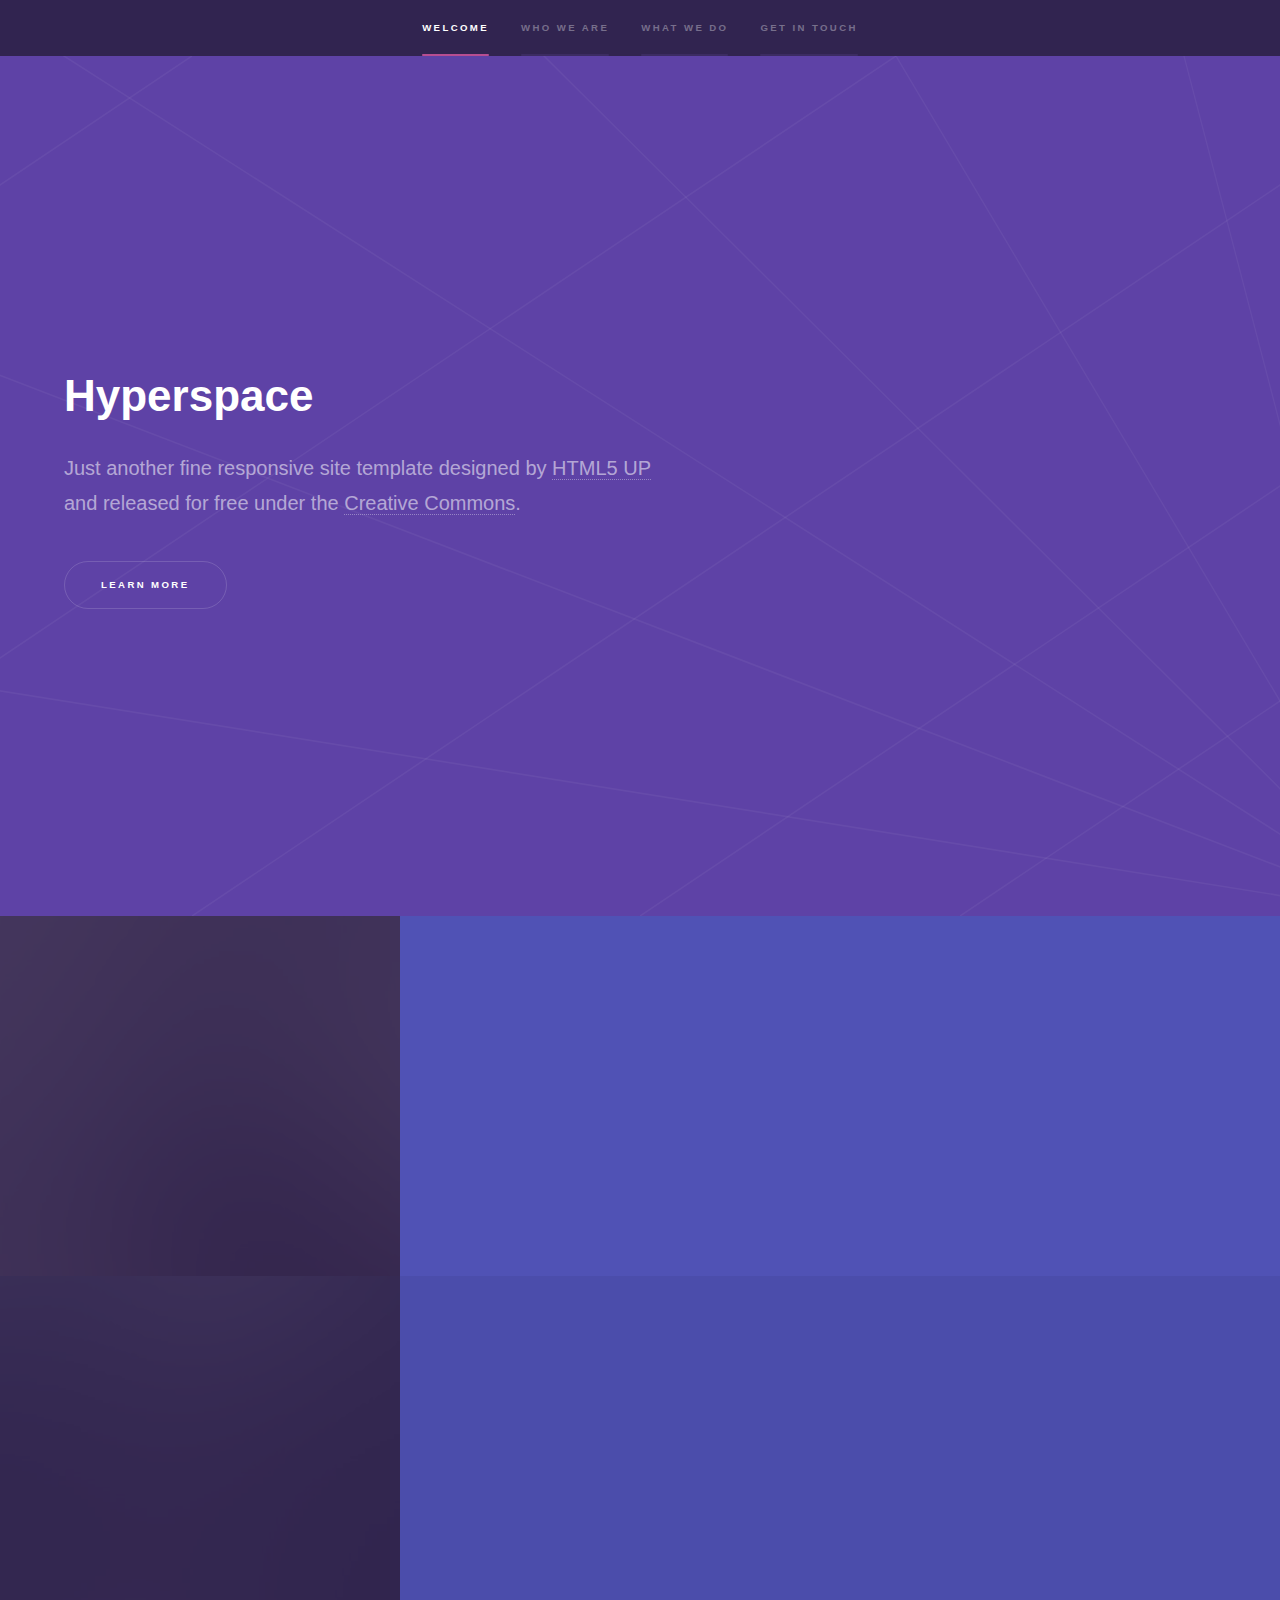
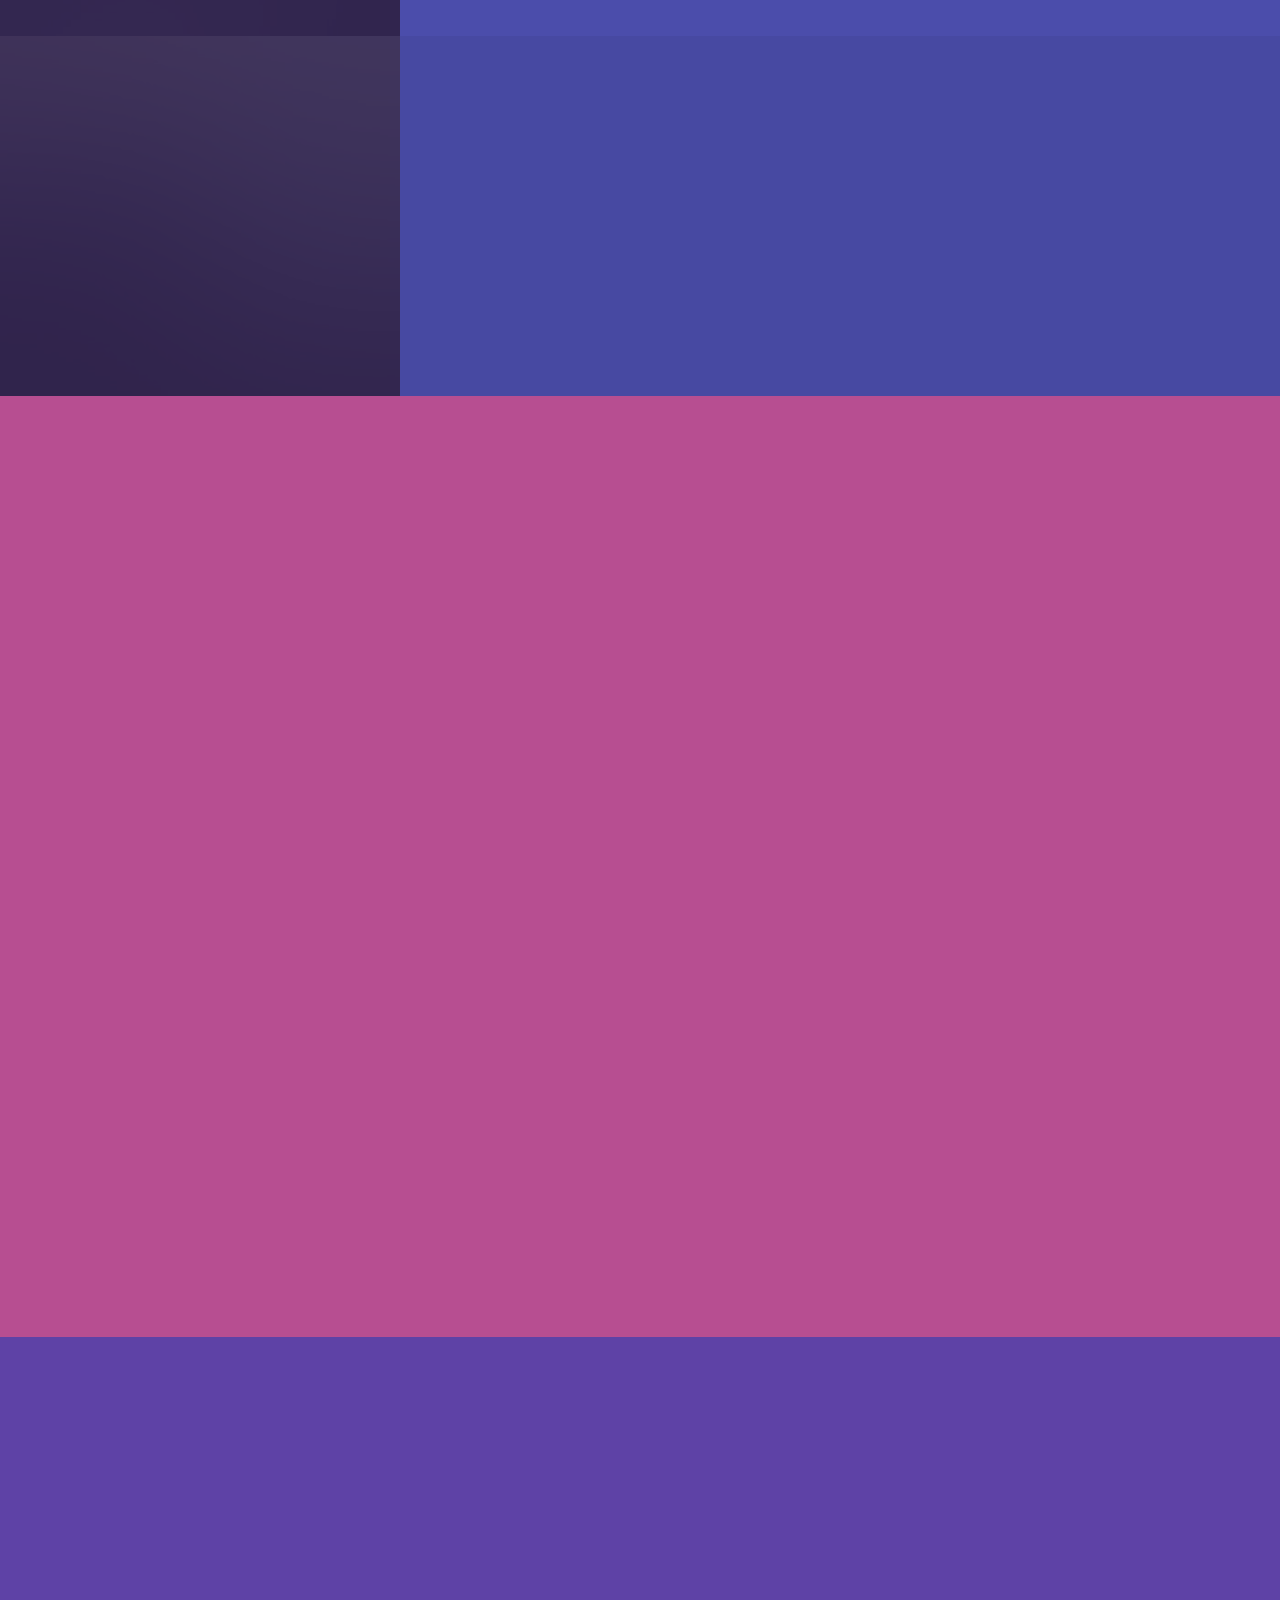
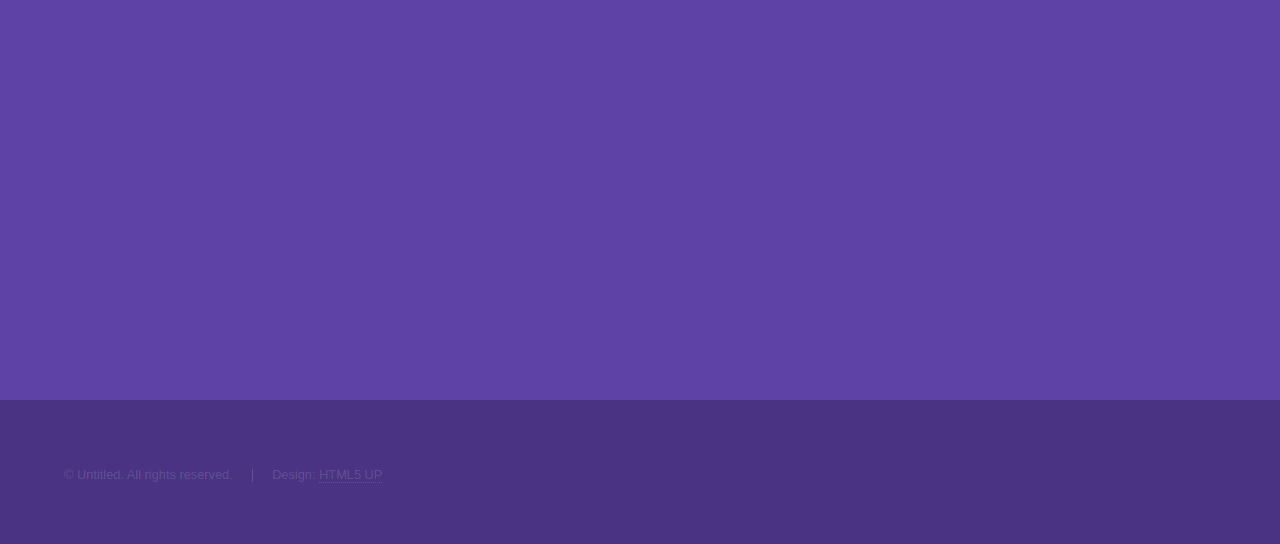
<file: html5up-hyperspace/index.html>
<!DOCTYPE HTML>
<!--
	Hyperspace by HTML5 UP
	html5up.net | @ajlkn
	Free for personal and commercial use under the CCA 3.0 license (html5up.net/license)
-->
<html>
	<head>
		<title>Hyperspace by HTML5 UP</title>
		<meta charset="utf-8" />
		<meta name="viewport" content="width=device-width, initial-scale=1, user-scalable=no" />
		<link rel="stylesheet" href="assets/css/main.css" />
		<noscript><link rel="stylesheet" href="assets/css/noscript.css" /></noscript>
	</head>
	<body class="is-preload">

		<!-- Sidebar -->
			<section id="sidebar">
				<div class="inner">
					<nav>
						<ul>
							<li><a href="#intro">Welcome</a></li>
							<li><a href="#one">Who we are</a></li>
							<li><a href="#two">What we do</a></li>
							<li><a href="#three">Get in touch</a></li>
						</ul>
					</nav>
				</div>
			</section>

		<!-- Wrapper -->
			<div id="wrapper">

				<!-- Intro -->
					<section id="intro" class="wrapper style1 fullscreen fade-up">
						<div class="inner">
							<h1>Hyperspace</h1>
							<p>Just another fine responsive site template designed by <a href="http://html5up.net">HTML5 UP</a><br />
							and released for free under the <a href="http://html5up.net/license">Creative Commons</a>.</p>
							<ul class="actions">
								<li><a href="#one" class="button scrolly">Learn more</a></li>
							</ul>
						</div>
					</section>

				<!-- One -->
					<section id="one" class="wrapper style2 spotlights">
						<section>
							<a href="#" class="image"><img src="images/pic01.jpg" alt="" data-position="center center" /></a>
							<div class="content">
								<div class="inner">
									<h2>Sed ipsum dolor</h2>
									<p>Phasellus convallis elit id ullamcorper pulvinar. Duis aliquam turpis mauris, eu ultricies erat malesuada quis. Aliquam dapibus.</p>
									<ul class="actions">
										<li><a href="generic.html" class="button">Learn more</a></li>
									</ul>
								</div>
							</div>
						</section>
						<section>
							<a href="#" class="image"><img src="images/pic02.jpg" alt="" data-position="top center" /></a>
							<div class="content">
								<div class="inner">
									<h2>Feugiat consequat</h2>
									<p>Phasellus convallis elit id ullamcorper pulvinar. Duis aliquam turpis mauris, eu ultricies erat malesuada quis. Aliquam dapibus.</p>
									<ul class="actions">
										<li><a href="generic.html" class="button">Learn more</a></li>
									</ul>
								</div>
							</div>
						</section>
						<section>
							<a href="#" class="image"><img src="images/pic03.jpg" alt="" data-position="25% 25%" /></a>
							<div class="content">
								<div class="inner">
									<h2>Ultricies aliquam</h2>
									<p>Phasellus convallis elit id ullamcorper pulvinar. Duis aliquam turpis mauris, eu ultricies erat malesuada quis. Aliquam dapibus.</p>
									<ul class="actions">
										<li><a href="generic.html" class="button">Learn more</a></li>
									</ul>
								</div>
							</div>
						</section>
					</section>

				<!-- Two -->
					<section id="two" class="wrapper style3 fade-up">
						<div class="inner">
							<h2>What we do</h2>
							<p>Phasellus convallis elit id ullamcorper pulvinar. Duis aliquam turpis mauris, eu ultricies erat malesuada quis. Aliquam dapibus, lacus eget hendrerit bibendum, urna est aliquam sem, sit amet imperdiet est velit quis lorem.</p>
							<div class="features">
								<section>
									<span class="icon solid major fa-code"></span>
									<h3>Lorem ipsum amet</h3>
									<p>Phasellus convallis elit id ullam corper amet et pulvinar. Duis aliquam turpis mauris, sed ultricies erat dapibus.</p>
								</section>
								<section>
									<span class="icon solid major fa-lock"></span>
									<h3>Aliquam sed nullam</h3>
									<p>Phasellus convallis elit id ullam corper amet et pulvinar. Duis aliquam turpis mauris, sed ultricies erat dapibus.</p>
								</section>
								<section>
									<span class="icon solid major fa-cog"></span>
									<h3>Sed erat ullam corper</h3>
									<p>Phasellus convallis elit id ullam corper amet et pulvinar. Duis aliquam turpis mauris, sed ultricies erat dapibus.</p>
								</section>
								<section>
									<span class="icon solid major fa-desktop"></span>
									<h3>Veroeros quis lorem</h3>
									<p>Phasellus convallis elit id ullam corper amet et pulvinar. Duis aliquam turpis mauris, sed ultricies erat dapibus.</p>
								</section>
								<section>
									<span class="icon solid major fa-link"></span>
									<h3>Urna quis bibendum</h3>
									<p>Phasellus convallis elit id ullam corper amet et pulvinar. Duis aliquam turpis mauris, sed ultricies erat dapibus.</p>
								</section>
								<section>
									<span class="icon major fa-gem"></span>
									<h3>Aliquam urna dapibus</h3>
									<p>Phasellus convallis elit id ullam corper amet et pulvinar. Duis aliquam turpis mauris, sed ultricies erat dapibus.</p>
								</section>
							</div>
							<ul class="actions">
								<li><a href="generic.html" class="button">Learn more</a></li>
							</ul>
						</div>
					</section>

				<!-- Three -->
					<section id="three" class="wrapper style1 fade-up">
						<div class="inner">
							<h2>Get in touch</h2>
							<p>Phasellus convallis elit id ullamcorper pulvinar. Duis aliquam turpis mauris, eu ultricies erat malesuada quis. Aliquam dapibus, lacus eget hendrerit bibendum, urna est aliquam sem, sit amet imperdiet est velit quis lorem.</p>
							<div class="split style1">
								<section>
									<form method="post" action="#">
										<div class="fields">
											<div class="field half">
												<label for="name">Name</label>
												<input type="text" name="name" id="name" />
											</div>
											<div class="field half">
												<label for="email">Email</label>
												<input type="text" name="email" id="email" />
											</div>
											<div class="field">
												<label for="message">Message</label>
												<textarea name="message" id="message" rows="5"></textarea>
											</div>
										</div>
										<ul class="actions">
											<li><a href="" class="button submit">Send Message</a></li>
										</ul>
									</form>
								</section>
								<section>
									<ul class="contact">
										<li>
											<h3>Address</h3>
											<span>12345 Somewhere Road #654<br />
											Nashville, TN 00000-0000<br />
											USA</span>
										</li>
										<li>
											<h3>Email</h3>
											<a href="#">user@untitled.tld</a>
										</li>
										<li>
											<h3>Phone</h3>
											<span>(000) 000-0000</span>
										</li>
										<li>
											<h3>Social</h3>
											<ul class="icons">
												<li><a href="#" class="icon brands fa-twitter"><span class="label">Twitter</span></a></li>
												<li><a href="#" class="icon brands fa-facebook-f"><span class="label">Facebook</span></a></li>
												<li><a href="#" class="icon brands fa-github"><span class="label">GitHub</span></a></li>
												<li><a href="#" class="icon brands fa-instagram"><span class="label">Instagram</span></a></li>
												<li><a href="#" class="icon brands fa-linkedin-in"><span class="label">LinkedIn</span></a></li>
											</ul>
										</li>
									</ul>
								</section>
							</div>
						</div>
					</section>

			</div>

		<!-- Footer -->
			<footer id="footer" class="wrapper style1-alt">
				<div class="inner">
					<ul class="menu">
						<li>&copy; Untitled. All rights reserved.</li><li>Design: <a href="http://html5up.net">HTML5 UP</a></li>
					</ul>
				</div>
			</footer>

		<!-- Scripts -->
			<script src="assets/js/jquery.min.js"></script>
			<script src="assets/js/jquery.scrollex.min.js"></script>
			<script src="assets/js/jquery.scrolly.min.js"></script>
			<script src="assets/js/browser.min.js"></script>
			<script src="assets/js/breakpoints.min.js"></script>
			<script src="assets/js/util.js"></script>
			<script src="assets/js/main.js"></script>

	</body>
</html>
</file>
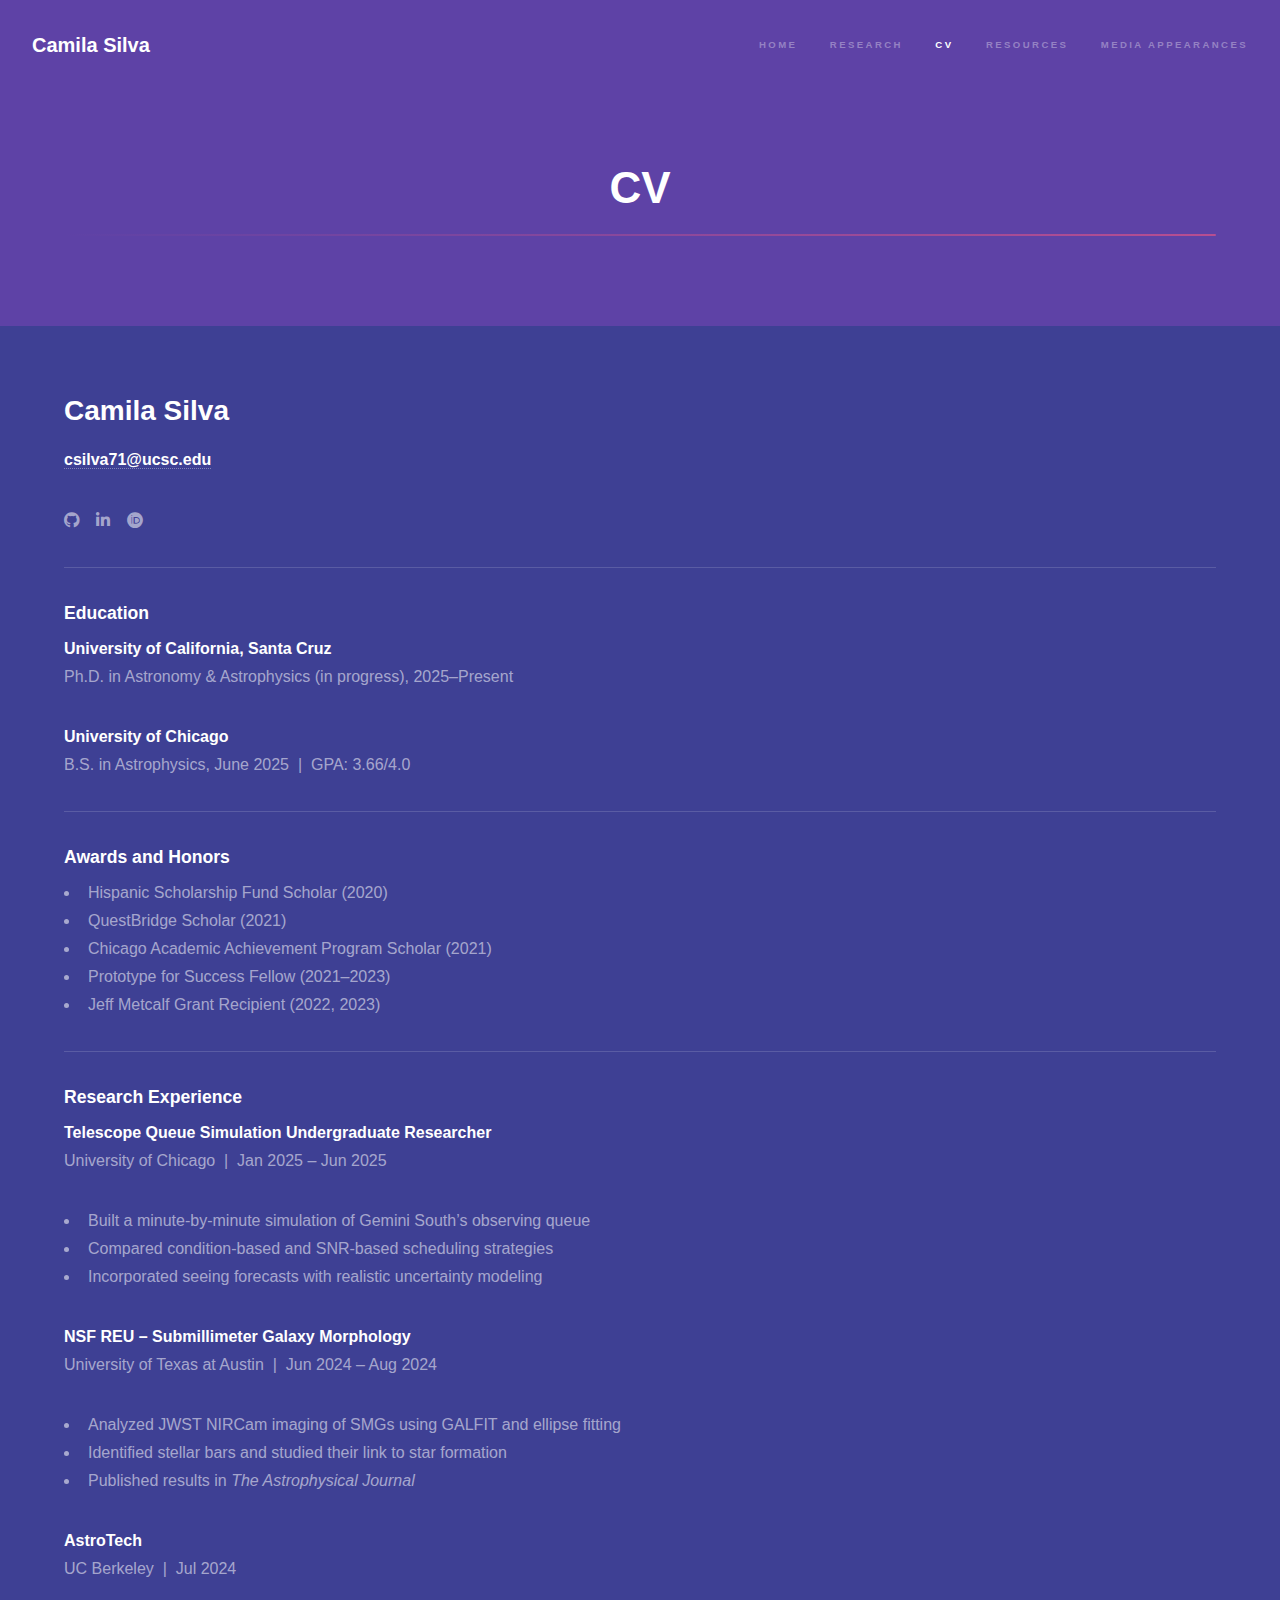
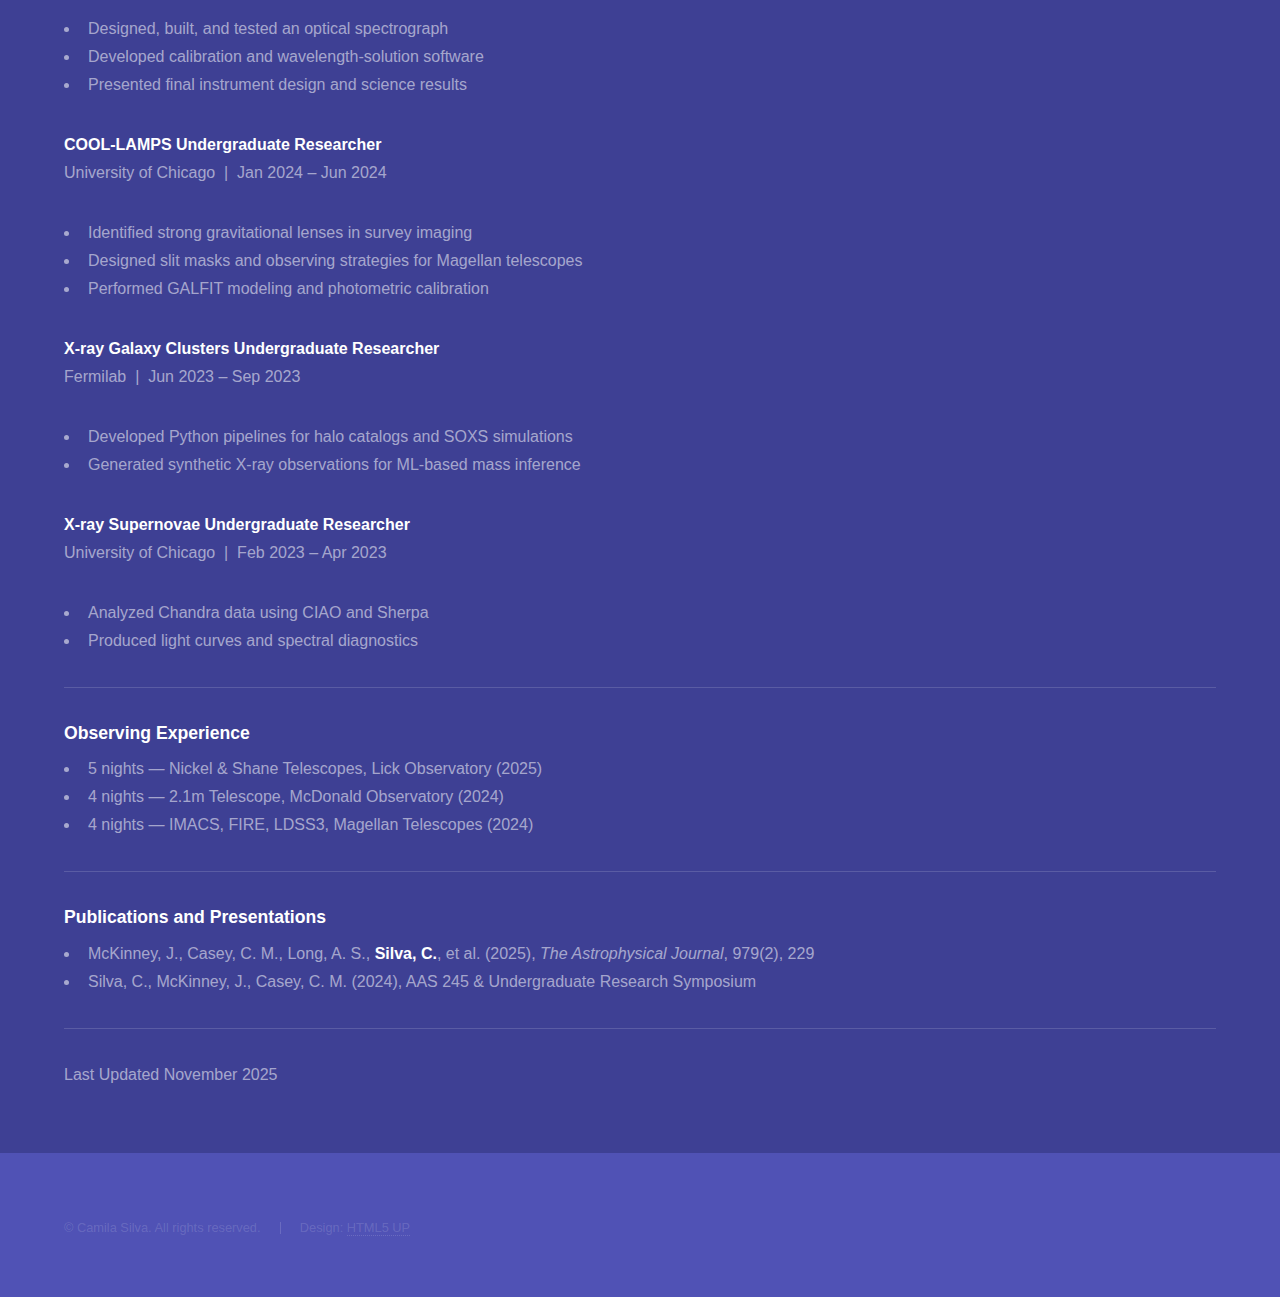
<file: html5up-hyperspace/CV.html>
<!DOCTYPE HTML>
<!--
	Hyperspace by HTML5 UP
	html5up.net | @ajlkn
	Free for personal and commercial use under the CCA 3.0 license (html5up.net/license)
-->
<html>
	<head>
		<title>Camila Silva</title>
		<meta charset="utf-8" />
		<meta name="viewport" content="width=device-width, initial-scale=1, user-scalable=no" />
		<link rel="stylesheet" href="assets/css/main.css" />
		<noscript><link rel="stylesheet" href="assets/css/noscript.css" /></noscript>
	</head>
	<body class="is-preload">

		<!-- Header -->
			<header id="header">
				<a href="main.html" class="title">Camila Silva</a>
				<nav>
					<ul>
						<li><a href="main.html">Home</a></li>
						<li><a href="research.html">Research</a></li>
						<li><a href="CV.html"class="active">CV</a></li>
						<li><a href="resources.html">Resources</a></li>
						<li><a href="media.html">Media Appearances</a></li>
					</ul>
				</nav>
			</header>

		<!-- Wrapper -->
			<div id="wrapper">
				<!-- Main -->
					<section id="main" class="wrapper style1">
						<div class="inner">
							<h1 class="major" style="text-align: center;">CV</h1>
							</span>
						</div>
					</section>

					<section class="wrapper style2-alt">
					<div class="inner">

						<h2>Camila Silva</a> </h2>
						<p>
						<a href="mailto:csilva71@ucsc.edu"><b>csilva71@ucsc.edu</b></a>
																	<ul class="icons">
												<li><a href="https://github.com/camisilvatx" class="icon brands fa-github"><span class="label">GitHub</span></a></li>
												<li><a href="www.linkedin.com/in/camila-s-86a2651ab" class="icon brands fa-linkedin-in"><span class="label">LinkedIn</span></a></li>
												<li><a href="https://orcid.org/0000-0002-0113-7784" class="icon brands fa-orcid"><span class="label">ORCID</span></a></li>
											</ul>
						</p>

						<hr />

						<h3>Education</h3>
						<p>
						<strong>University of California, Santa Cruz</strong><br />
						Ph.D. in Astronomy & Astrophysics (in progress), 2025–Present
						</p>
						<p>
						<strong>University of Chicago</strong><br />
						B.S. in Astrophysics, June 2025 &nbsp;|&nbsp; GPA: 3.66/4.0
						</p>

						<hr />

						<h3>Awards and Honors</h3>
						<ul>
						<li>Hispanic Scholarship Fund Scholar (2020)</li>
						<li>QuestBridge Scholar (2021)</li>
						<li>Chicago Academic Achievement Program Scholar (2021)</li>
						<li>Prototype for Success Fellow (2021–2023)</li>
						<li>Jeff Metcalf Grant Recipient (2022, 2023)</li>
						</ul>

						<hr />

						<h3>Research Experience</h3>

						<p>
						<strong>Telescope Queue Simulation Undergraduate Researcher</strong><br />
						University of Chicago &nbsp;|&nbsp; Jan 2025 – Jun 2025
						</p>
						<ul>
						<li>Built a minute-by-minute simulation of Gemini South’s observing queue</li>
						<li>Compared condition-based and SNR-based scheduling strategies</li>
						<li>Incorporated seeing forecasts with realistic uncertainty modeling</li>
						</ul>

						<p>
						<strong>NSF REU – Submillimeter Galaxy Morphology</strong><br />
						University of Texas at Austin &nbsp;|&nbsp; Jun 2024 – Aug 2024
						</p>
						<ul>
						<li>Analyzed JWST NIRCam imaging of SMGs using GALFIT and ellipse fitting</li>
						<li>Identified stellar bars and studied their link to star formation</li>
						<li>Published results in <em>The Astrophysical Journal</em></li>
						</ul>

						<p>
						<strong>AstroTech</strong><br />
						UC Berkeley &nbsp;|&nbsp; Jul 2024
						</p>
						<ul>
						<li>Designed, built, and tested an optical spectrograph</li>
						<li>Developed calibration and wavelength-solution software</li>
						<li>Presented final instrument design and science results</li>
						</ul>

						<p>
						<strong>COOL-LAMPS Undergraduate Researcher</strong><br />
						University of Chicago &nbsp;|&nbsp; Jan 2024 – Jun 2024
						</p>
						<ul>
						<li>Identified strong gravitational lenses in survey imaging</li>
						<li>Designed slit masks and observing strategies for Magellan telescopes</li>
						<li>Performed GALFIT modeling and photometric calibration</li>
						</ul>

						<p>
						<strong>X-ray Galaxy Clusters Undergraduate Researcher</strong><br />
						Fermilab &nbsp;|&nbsp; Jun 2023 – Sep 2023
						</p>
						<ul>
						<li>Developed Python pipelines for halo catalogs and SOXS simulations</li>
						<li>Generated synthetic X-ray observations for ML-based mass inference</li>
						</ul>

						<p>
						<strong>X-ray Supernovae Undergraduate Researcher</strong><br />
						University of Chicago &nbsp;|&nbsp; Feb 2023 – Apr 2023
						</p>
						<ul>
						<li>Analyzed Chandra data using CIAO and Sherpa</li>
						<li>Produced light curves and spectral diagnostics</li>
						</ul>

						<hr />

						<h3>Observing Experience</h3>
						<ul>
						<li>5 nights — Nickel & Shane Telescopes, Lick Observatory (2025)</li>
						<li>4 nights — 2.1m Telescope, McDonald Observatory (2024)</li>
						<li>4 nights — IMACS, FIRE, LDSS3, Magellan Telescopes (2024)</li>
						</ul>

						<hr />

						<h3>Publications and Presentations</h3>
						<ul>
						<li>
							McKinney, J., Casey, C. M., Long, A. S., <strong>Silva, C.</strong>, et al. (2025),
							<em>The Astrophysical Journal</em>, 979(2), 229
						</li>
						<li>
							Silva, C., McKinney, J., Casey, C. M. (2024),
							AAS 245 & Undergraduate Research Symposium
						</li>
						</ul>

						<hr />
						<p>
						Last Updated November 2025
						</p>

					</div>
					</section>

			</div>

		<!-- Footer -->
			<footer id="footer" class="wrapper style2">
				<div class="inner" style="overflow: auto;">
					<ul class="menu">
						<li>&copy; Camila Silva. All rights reserved.</li><li>Design: <a href="http://html5up.net">HTML5 UP</a></li>
					</ul>
				</div>
			</footer>

		<!-- Scripts -->
			<script src="assets/js/jquery.min.js"></script>
			<script src="assets/js/jquery.scrollex.min.js"></script>
			<script src="assets/js/jquery.scrolly.min.js"></script>
			<script src="assets/js/browser.min.js"></script>
			<script src="assets/js/breakpoints.min.js"></script>
			<script src="assets/js/util.js"></script>
			<script src="assets/js/main.js"></script>

	</body>
</html>
</file>
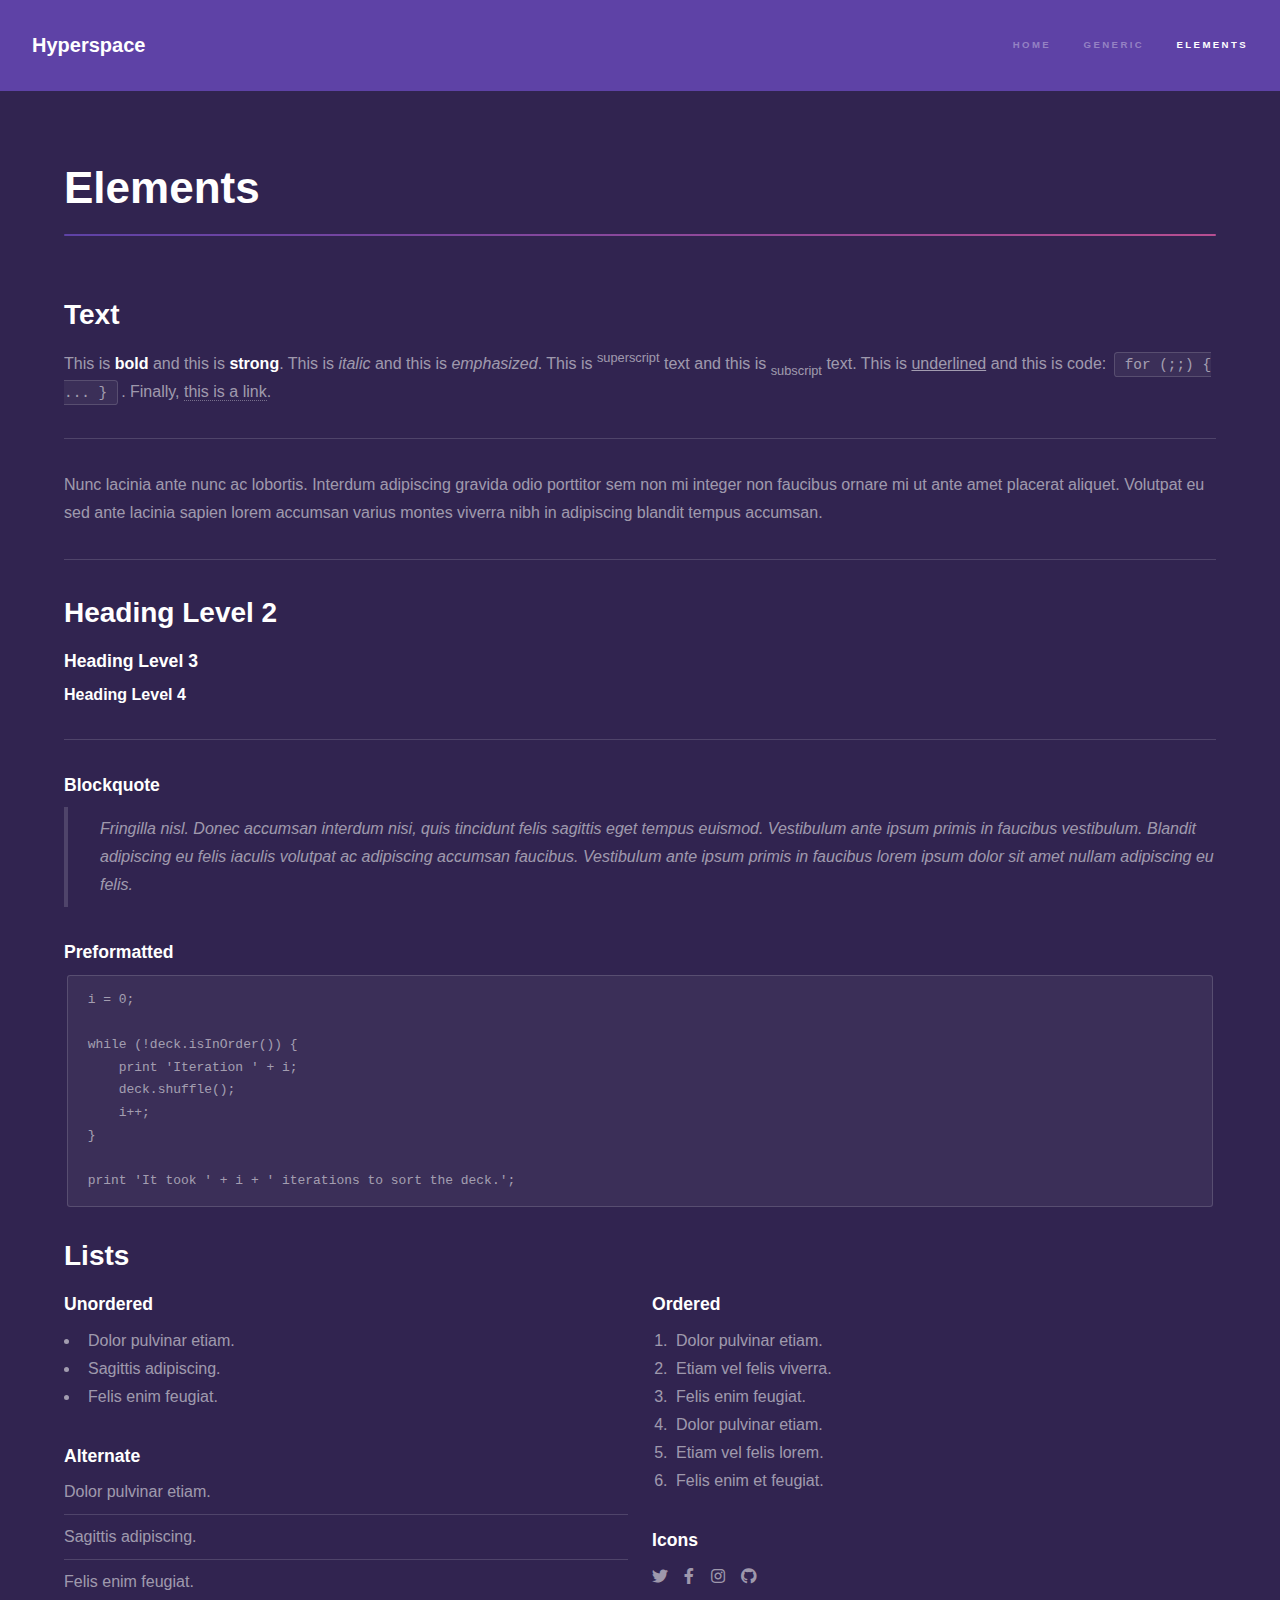
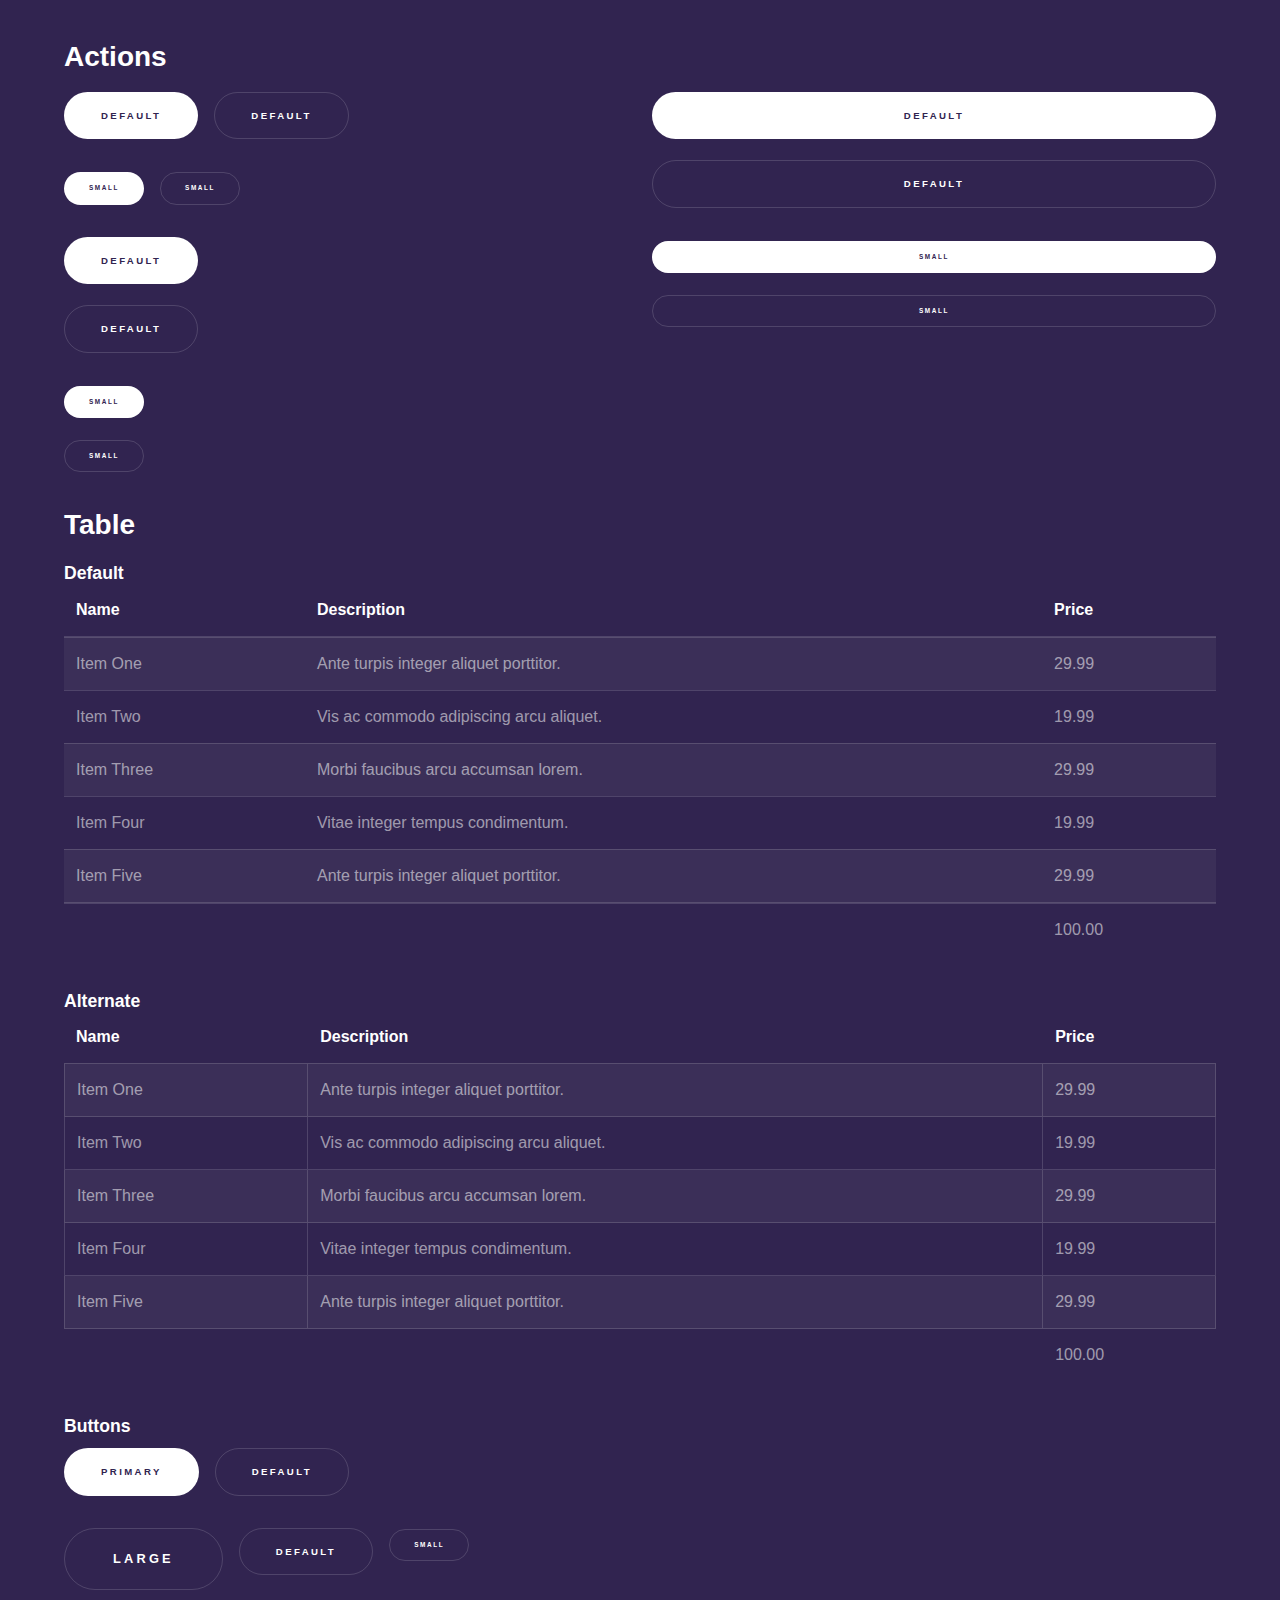
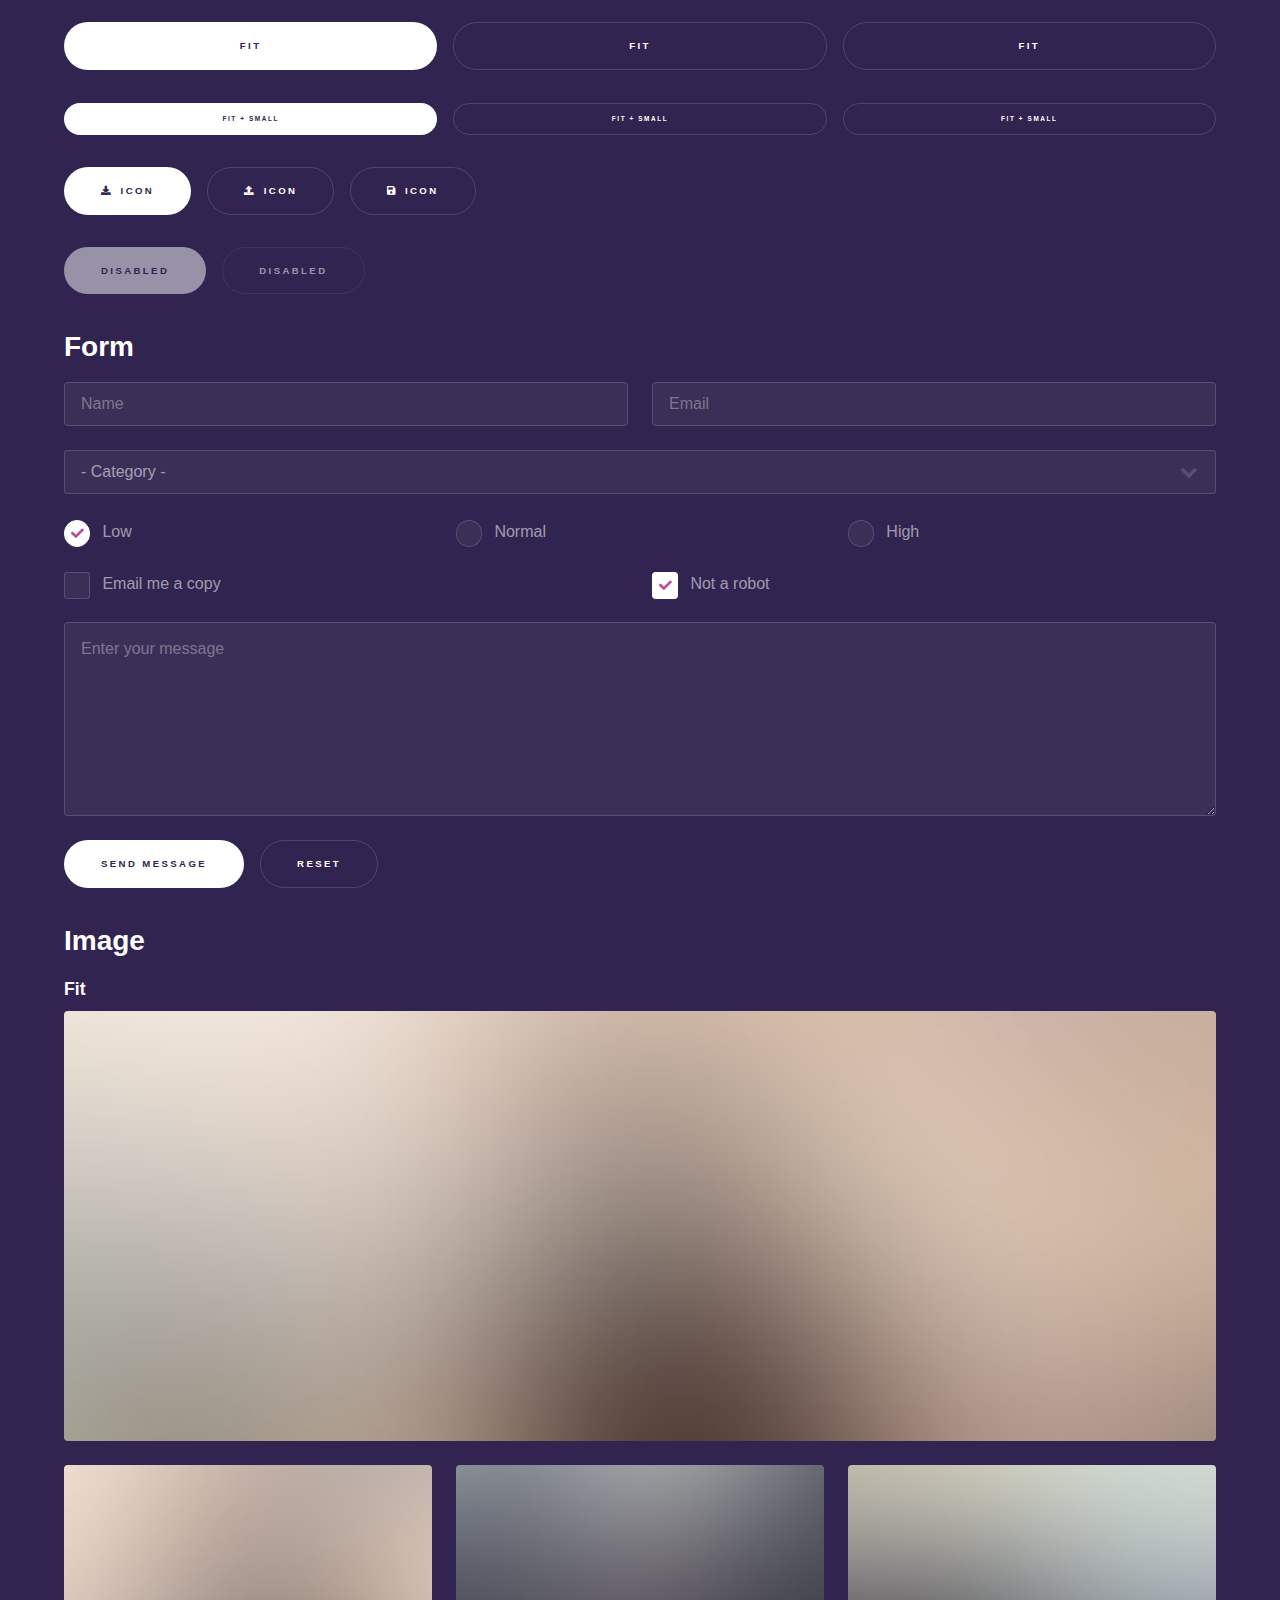
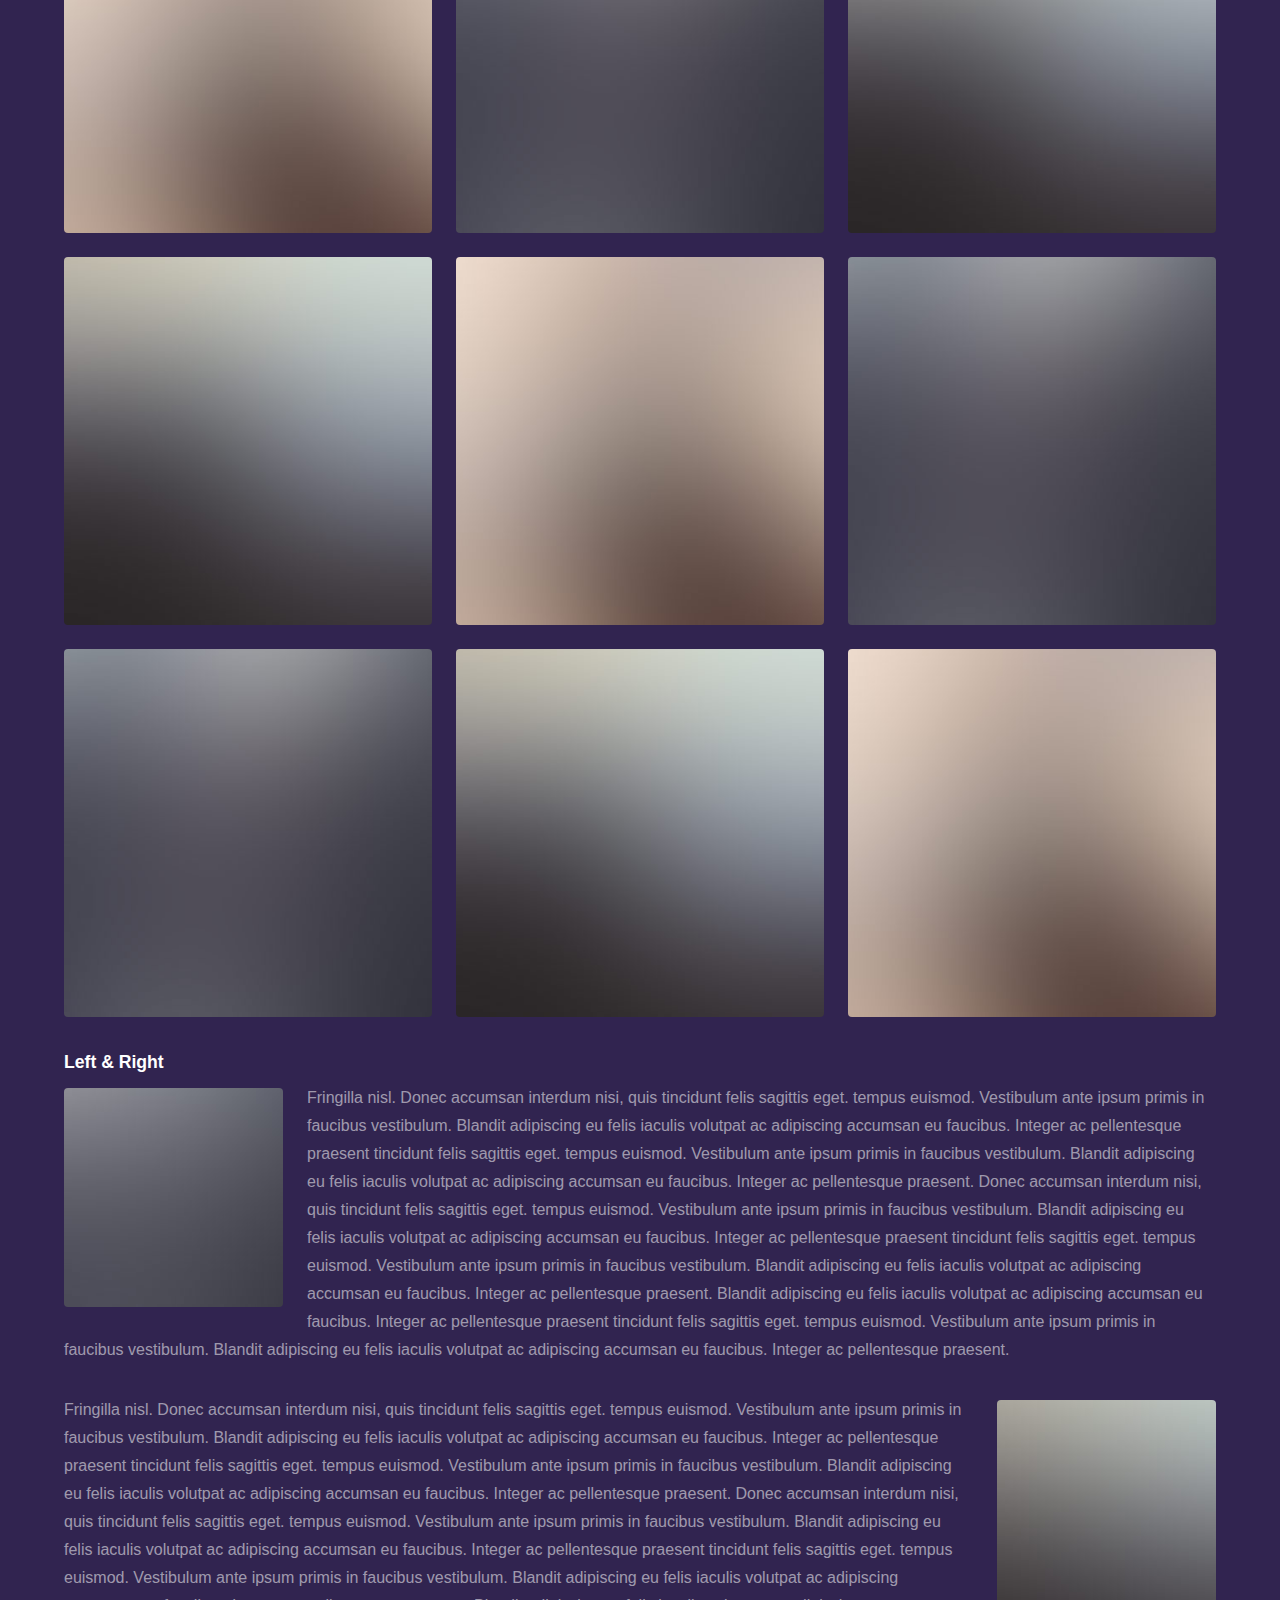
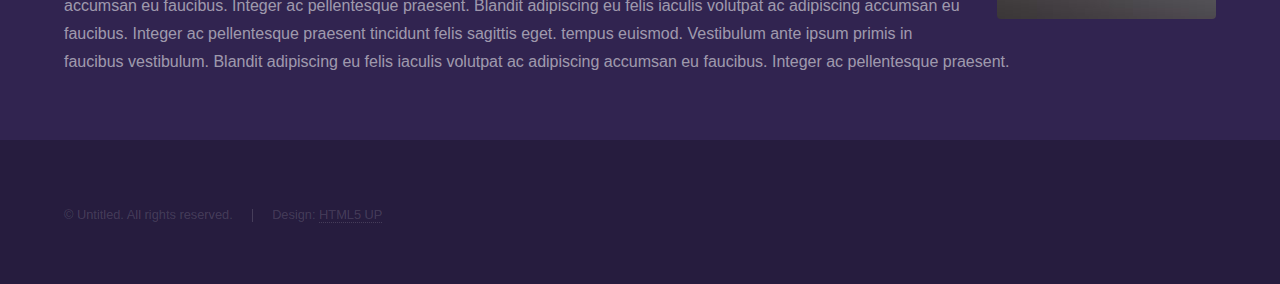
<file: html5up-hyperspace/elements.html>
<!DOCTYPE HTML>
<!--
	Hyperspace by HTML5 UP
	html5up.net | @ajlkn
	Free for personal and commercial use under the CCA 3.0 license (html5up.net/license)
-->
<html>
	<head>
		<title>Elements - Hyperspace by HTML5 UP</title>
		<meta charset="utf-8" />
		<meta name="viewport" content="width=device-width, initial-scale=1, user-scalable=no" />
		<link rel="stylesheet" href="assets/css/main.css" />
		<noscript><link rel="stylesheet" href="assets/css/noscript.css" /></noscript>
	</head>
	<body class="is-preload">

		<!-- Header -->
			<header id="header">
				<a href="index.html" class="title">Hyperspace</a>
				<nav>
					<ul>
						<li><a href="index.html">Home</a></li>
						<li><a href="generic.html">Generic</a></li>
						<li><a href="elements.html"  class="active">Elements</a></li>
					</ul>
				</nav>
			</header>

		<!-- Wrapper -->
			<div id="wrapper">

				<!-- Main -->
					<section id="main" class="wrapper">
						<div class="inner">
							<h1 class="major">Elements</h1>

							<!-- Text -->
								<section>
									<h2>Text</h2>
									<p>This is <b>bold</b> and this is <strong>strong</strong>. This is <i>italic</i> and this is <em>emphasized</em>.
									This is <sup>superscript</sup> text and this is <sub>subscript</sub> text.
									This is <u>underlined</u> and this is code: <code>for (;;) { ... }</code>. Finally, <a href="#">this is a link</a>.</p>
									<hr />
									<p>Nunc lacinia ante nunc ac lobortis. Interdum adipiscing gravida odio porttitor sem non mi integer non faucibus ornare mi ut ante amet placerat aliquet. Volutpat eu sed ante lacinia sapien lorem accumsan varius montes viverra nibh in adipiscing blandit tempus accumsan.</p>
									<hr />
									<h2>Heading Level 2</h2>
									<h3>Heading Level 3</h3>
									<h4>Heading Level 4</h4>
									<hr />
									<h3>Blockquote</h3>
									<blockquote>Fringilla nisl. Donec accumsan interdum nisi, quis tincidunt felis sagittis eget tempus euismod. Vestibulum ante ipsum primis in faucibus vestibulum. Blandit adipiscing eu felis iaculis volutpat ac adipiscing accumsan faucibus. Vestibulum ante ipsum primis in faucibus lorem ipsum dolor sit amet nullam adipiscing eu felis.</blockquote>
									<h3>Preformatted</h3>
									<pre><code>i = 0;

while (!deck.isInOrder()) {
    print 'Iteration ' + i;
    deck.shuffle();
    i++;
}

print 'It took ' + i + ' iterations to sort the deck.';</code></pre>
								</section>

							<!-- Lists -->
								<section>
									<h2>Lists</h2>
									<div class="row">
										<div class="col-6 col-12-medium">
											<h3>Unordered</h3>
											<ul>
												<li>Dolor pulvinar etiam.</li>
												<li>Sagittis adipiscing.</li>
												<li>Felis enim feugiat.</li>
											</ul>
											<h3>Alternate</h3>
											<ul class="alt">
												<li>Dolor pulvinar etiam.</li>
												<li>Sagittis adipiscing.</li>
												<li>Felis enim feugiat.</li>
											</ul>
										</div>
										<div class="col-6 col-12-medium">
											<h3>Ordered</h3>
											<ol>
												<li>Dolor pulvinar etiam.</li>
												<li>Etiam vel felis viverra.</li>
												<li>Felis enim feugiat.</li>
												<li>Dolor pulvinar etiam.</li>
												<li>Etiam vel felis lorem.</li>
												<li>Felis enim et feugiat.</li>
											</ol>
											<h3>Icons</h3>
											<ul class="icons">
												<li><a href="#" class="icon brands fa-twitter"><span class="label">Twitter</span></a></li>
												<li><a href="#" class="icon brands fa-facebook-f"><span class="label">Facebook</span></a></li>
												<li><a href="#" class="icon brands fa-instagram"><span class="label">Instagram</span></a></li>
												<li><a href="#" class="icon brands fa-github"><span class="label">Github</span></a></li>
											</ul>
										</div>
									</div>
									<h2>Actions</h2>
									<div class="row">
										<div class="col-6 col-12-medium">
											<ul class="actions">
												<li><a href="#" class="button primary">Default</a></li>
												<li><a href="#" class="button">Default</a></li>
											</ul>
											<ul class="actions small">
												<li><a href="#" class="button primary small">Small</a></li>
												<li><a href="#" class="button small">Small</a></li>
											</ul>
											<ul class="actions stacked">
												<li><a href="#" class="button primary">Default</a></li>
												<li><a href="#" class="button">Default</a></li>
											</ul>
											<ul class="actions stacked">
												<li><a href="#" class="button primary small">Small</a></li>
												<li><a href="#" class="button small">Small</a></li>
											</ul>
										</div>
										<div class="col-6 col-12-medium">
											<ul class="actions stacked">
												<li><a href="#" class="button primary fit">Default</a></li>
												<li><a href="#" class="button fit">Default</a></li>
											</ul>
											<ul class="actions stacked">
												<li><a href="#" class="button primary small fit">Small</a></li>
												<li><a href="#" class="button small fit">Small</a></li>
											</ul>
										</div>
									</div>
								</section>

							<!-- Table -->
								<section>
									<h2>Table</h2>
									<h3>Default</h3>
									<div class="table-wrapper">
										<table>
											<thead>
												<tr>
													<th>Name</th>
													<th>Description</th>
													<th>Price</th>
												</tr>
											</thead>
											<tbody>
												<tr>
													<td>Item One</td>
													<td>Ante turpis integer aliquet porttitor.</td>
													<td>29.99</td>
												</tr>
												<tr>
													<td>Item Two</td>
													<td>Vis ac commodo adipiscing arcu aliquet.</td>
													<td>19.99</td>
												</tr>
												<tr>
													<td>Item Three</td>
													<td> Morbi faucibus arcu accumsan lorem.</td>
													<td>29.99</td>
												</tr>
												<tr>
													<td>Item Four</td>
													<td>Vitae integer tempus condimentum.</td>
													<td>19.99</td>
												</tr>
												<tr>
													<td>Item Five</td>
													<td>Ante turpis integer aliquet porttitor.</td>
													<td>29.99</td>
												</tr>
											</tbody>
											<tfoot>
												<tr>
													<td colspan="2"></td>
													<td>100.00</td>
												</tr>
											</tfoot>
										</table>
									</div>

									<h3>Alternate</h3>
									<div class="table-wrapper">
										<table class="alt">
											<thead>
												<tr>
													<th>Name</th>
													<th>Description</th>
													<th>Price</th>
												</tr>
											</thead>
											<tbody>
												<tr>
													<td>Item One</td>
													<td>Ante turpis integer aliquet porttitor.</td>
													<td>29.99</td>
												</tr>
												<tr>
													<td>Item Two</td>
													<td>Vis ac commodo adipiscing arcu aliquet.</td>
													<td>19.99</td>
												</tr>
												<tr>
													<td>Item Three</td>
													<td> Morbi faucibus arcu accumsan lorem.</td>
													<td>29.99</td>
												</tr>
												<tr>
													<td>Item Four</td>
													<td>Vitae integer tempus condimentum.</td>
													<td>19.99</td>
												</tr>
												<tr>
													<td>Item Five</td>
													<td>Ante turpis integer aliquet porttitor.</td>
													<td>29.99</td>
												</tr>
											</tbody>
											<tfoot>
												<tr>
													<td colspan="2"></td>
													<td>100.00</td>
												</tr>
											</tfoot>
										</table>
									</div>
								</section>

							<!-- Buttons -->
								<section>
									<h3>Buttons</h3>
									<ul class="actions">
										<li><a href="#" class="button primary">Primary</a></li>
										<li><a href="#" class="button">Default</a></li>
									</ul>
									<ul class="actions">
										<li><a href="#" class="button large">Large</a></li>
										<li><a href="#" class="button">Default</a></li>
										<li><a href="#" class="button small">Small</a></li>
									</ul>
									<ul class="actions fit">
										<li><a href="#" class="button primary fit">Fit</a></li>
										<li><a href="#" class="button fit">Fit</a></li>
										<li><a href="#" class="button fit">Fit</a></li>
									</ul>
									<ul class="actions fit small">
										<li><a href="#" class="button primary fit small">Fit + Small</a></li>
										<li><a href="#" class="button fit small">Fit + Small</a></li>
										<li><a href="#" class="button fit small">Fit + Small</a></li>
									</ul>
									<ul class="actions">
										<li><a href="#" class="button primary icon solid fa-download">Icon</a></li>
										<li><a href="#" class="button icon solid fa-upload">Icon</a></li>
										<li><a href="#" class="button icon solid fa-save">Icon</a></li>
									</ul>
									<ul class="actions">
										<li><span class="button primary disabled">Disabled</span></li>
										<li><span class="button disabled">Disabled</span></li>
									</ul>
								</section>

							<!-- Form -->
								<section>
									<h2>Form</h2>
									<form method="post" action="#">
										<div class="row gtr-uniform">
											<div class="col-6 col-12-xsmall">
												<input type="text" name="demo-name" id="demo-name" value="" placeholder="Name" />
											</div>
											<div class="col-6 col-12-xsmall">
												<input type="email" name="demo-email" id="demo-email" value="" placeholder="Email" />
											</div>
											<div class="col-12">
												<select name="demo-category" id="demo-category">
													<option value="">- Category -</option>
													<option value="1">Manufacturing</option>
													<option value="1">Shipping</option>
													<option value="1">Administration</option>
													<option value="1">Human Resources</option>
												</select>
											</div>
											<div class="col-4 col-12-small">
												<input type="radio" id="demo-priority-low" name="demo-priority" checked>
												<label for="demo-priority-low">Low</label>
											</div>
											<div class="col-4 col-12-small">
												<input type="radio" id="demo-priority-normal" name="demo-priority">
												<label for="demo-priority-normal">Normal</label>
											</div>
											<div class="col-4 col-12-small">
												<input type="radio" id="demo-priority-high" name="demo-priority">
												<label for="demo-priority-high">High</label>
											</div>
											<div class="col-6 col-12-small">
												<input type="checkbox" id="demo-copy" name="demo-copy">
												<label for="demo-copy">Email me a copy</label>
											</div>
											<div class="col-6 col-12-small">
												<input type="checkbox" id="demo-human" name="demo-human" checked>
												<label for="demo-human">Not a robot</label>
											</div>
											<div class="col-12">
												<textarea name="demo-message" id="demo-message" placeholder="Enter your message" rows="6"></textarea>
											</div>
											<div class="col-12">
												<ul class="actions">
													<li><input type="submit" value="Send Message" class="primary" /></li>
													<li><input type="reset" value="Reset" /></li>
												</ul>
											</div>
										</div>
									</form>
								</section>

							<!-- Image -->
								<section>
									<h2>Image</h2>
									<h3>Fit</h3>
									<div class="box alt">
										<div class="row gtr-uniform">
											<div class="col-12"><span class="image fit"><img src="images/pic04.jpg" alt="" /></span></div>
											<div class="col-4"><span class="image fit"><img src="images/pic01.jpg" alt="" /></span></div>
											<div class="col-4"><span class="image fit"><img src="images/pic02.jpg" alt="" /></span></div>
											<div class="col-4"><span class="image fit"><img src="images/pic03.jpg" alt="" /></span></div>
											<div class="col-4"><span class="image fit"><img src="images/pic03.jpg" alt="" /></span></div>
											<div class="col-4"><span class="image fit"><img src="images/pic01.jpg" alt="" /></span></div>
											<div class="col-4"><span class="image fit"><img src="images/pic02.jpg" alt="" /></span></div>
											<div class="col-4"><span class="image fit"><img src="images/pic02.jpg" alt="" /></span></div>
											<div class="col-4"><span class="image fit"><img src="images/pic03.jpg" alt="" /></span></div>
											<div class="col-4"><span class="image fit"><img src="images/pic01.jpg" alt="" /></span></div>
										</div>
									</div>
									<h3>Left &amp; Right</h3>
									<p><span class="image left"><img src="images/pic05.jpg" alt="" /></span>Fringilla nisl. Donec accumsan interdum nisi, quis tincidunt felis sagittis eget. tempus euismod. Vestibulum ante ipsum primis in faucibus vestibulum. Blandit adipiscing eu felis iaculis volutpat ac adipiscing accumsan eu faucibus. Integer ac pellentesque praesent tincidunt felis sagittis eget. tempus euismod. Vestibulum ante ipsum primis in faucibus vestibulum. Blandit adipiscing eu felis iaculis volutpat ac adipiscing accumsan eu faucibus. Integer ac pellentesque praesent. Donec accumsan interdum nisi, quis tincidunt felis sagittis eget. tempus euismod. Vestibulum ante ipsum primis in faucibus vestibulum. Blandit adipiscing eu felis iaculis volutpat ac adipiscing accumsan eu faucibus. Integer ac pellentesque praesent tincidunt felis sagittis eget. tempus euismod. Vestibulum ante ipsum primis in faucibus vestibulum. Blandit adipiscing eu felis iaculis volutpat ac adipiscing accumsan eu faucibus. Integer ac pellentesque praesent. Blandit adipiscing eu felis iaculis volutpat ac adipiscing accumsan eu faucibus. Integer ac pellentesque praesent tincidunt felis sagittis eget. tempus euismod. Vestibulum ante ipsum primis in faucibus vestibulum. Blandit adipiscing eu felis iaculis volutpat ac adipiscing accumsan eu faucibus. Integer ac pellentesque praesent.</p>
									<p><span class="image right"><img src="images/pic06.jpg" alt="" /></span>Fringilla nisl. Donec accumsan interdum nisi, quis tincidunt felis sagittis eget. tempus euismod. Vestibulum ante ipsum primis in faucibus vestibulum. Blandit adipiscing eu felis iaculis volutpat ac adipiscing accumsan eu faucibus. Integer ac pellentesque praesent tincidunt felis sagittis eget. tempus euismod. Vestibulum ante ipsum primis in faucibus vestibulum. Blandit adipiscing eu felis iaculis volutpat ac adipiscing accumsan eu faucibus. Integer ac pellentesque praesent. Donec accumsan interdum nisi, quis tincidunt felis sagittis eget. tempus euismod. Vestibulum ante ipsum primis in faucibus vestibulum. Blandit adipiscing eu felis iaculis volutpat ac adipiscing accumsan eu faucibus. Integer ac pellentesque praesent tincidunt felis sagittis eget. tempus euismod. Vestibulum ante ipsum primis in faucibus vestibulum. Blandit adipiscing eu felis iaculis volutpat ac adipiscing accumsan eu faucibus. Integer ac pellentesque praesent. Blandit adipiscing eu felis iaculis volutpat ac adipiscing accumsan eu faucibus. Integer ac pellentesque praesent tincidunt felis sagittis eget. tempus euismod. Vestibulum ante ipsum primis in faucibus vestibulum. Blandit adipiscing eu felis iaculis volutpat ac adipiscing accumsan eu faucibus. Integer ac pellentesque praesent.</p>
								</section>

						</div>
					</section>

			</div>

		<!-- Footer -->
			<footer id="footer" class="wrapper alt">
				<div class="inner">
					<ul class="menu">
						<li>&copy; Untitled. All rights reserved.</li><li>Design: <a href="http://html5up.net">HTML5 UP</a></li>
					</ul>
				</div>
			</footer>

		<!-- Scripts -->
			<script src="assets/js/jquery.min.js"></script>
			<script src="assets/js/jquery.scrollex.min.js"></script>
			<script src="assets/js/jquery.scrolly.min.js"></script>
			<script src="assets/js/browser.min.js"></script>
			<script src="assets/js/breakpoints.min.js"></script>
			<script src="assets/js/util.js"></script>
			<script src="assets/js/main.js"></script>

	</body>
</html>
</file>
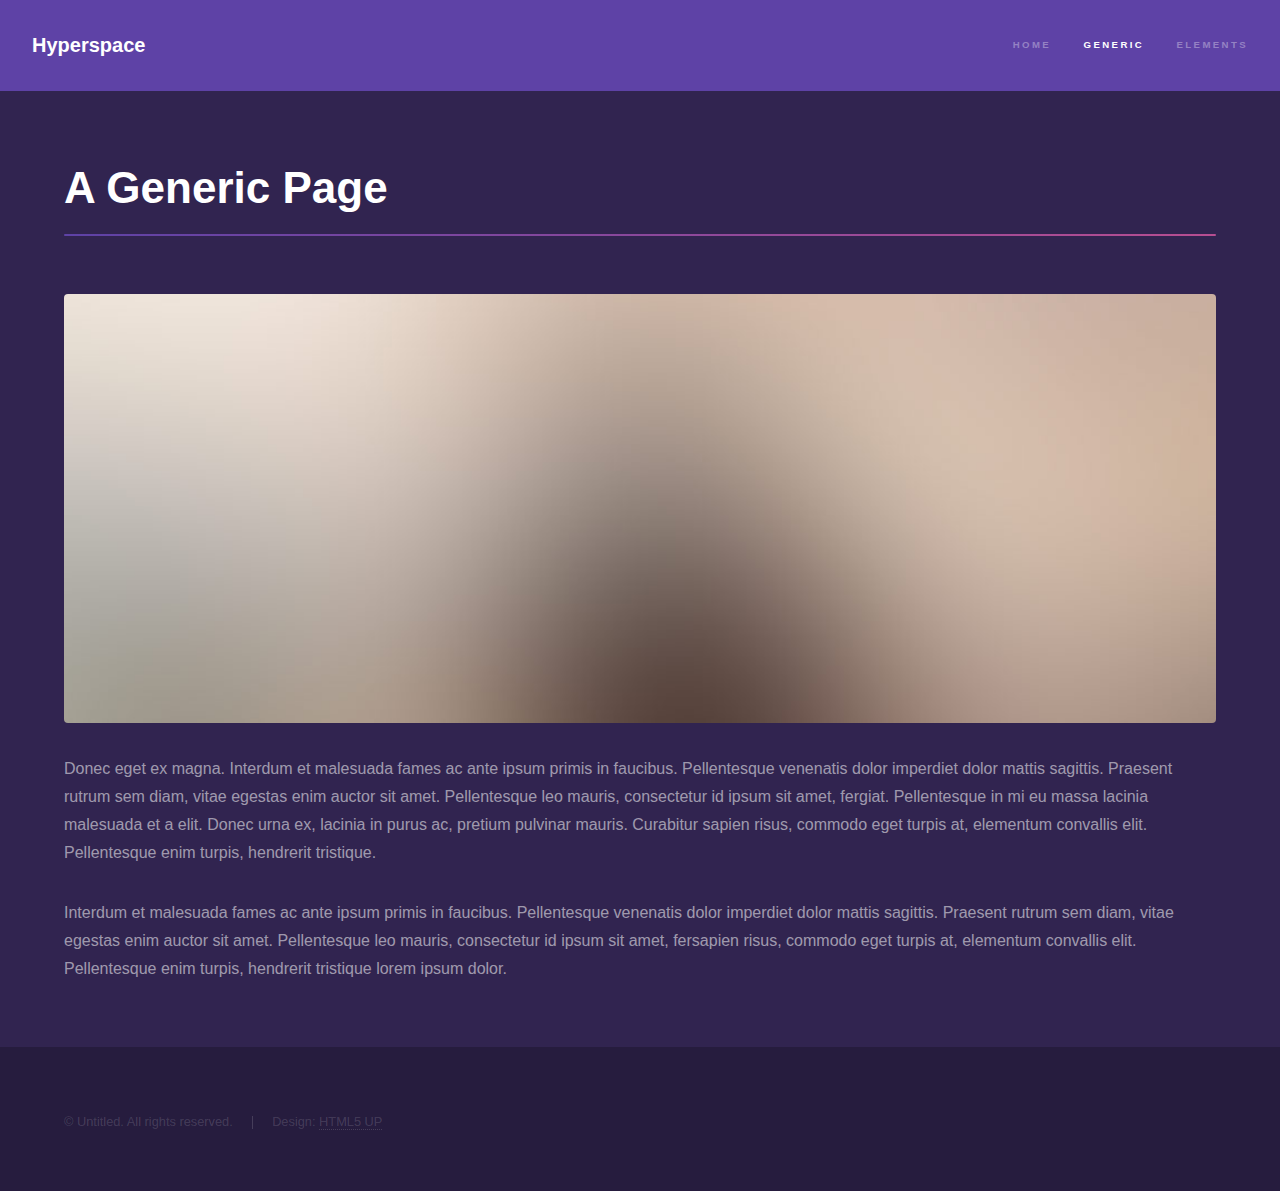
<file: html5up-hyperspace/generic.html>
<!DOCTYPE HTML>
<!--
	Hyperspace by HTML5 UP
	html5up.net | @ajlkn
	Free for personal and commercial use under the CCA 3.0 license (html5up.net/license)
-->
<html>
	<head>
		<title>Generic - Hyperspace by HTML5 UP</title>
		<meta charset="utf-8" />
		<meta name="viewport" content="width=device-width, initial-scale=1, user-scalable=no" />
		<link rel="stylesheet" href="assets/css/main.css" />
		<noscript><link rel="stylesheet" href="assets/css/noscript.css" /></noscript>
	</head>
	<body class="is-preload">

		<!-- Header -->
			<header id="header">
				<a href="index.html" class="title">Hyperspace</a>
				<nav>
					<ul>
						<li><a href="index.html">Home</a></li>
						<li><a href="generic.html" class="active">Generic</a></li>
						<li><a href="elements.html">Elements</a></li>
					</ul>
				</nav>
			</header>

		<!-- Wrapper -->
			<div id="wrapper">

				<!-- Main -->
					<section id="main" class="wrapper">
						<div class="inner">
							<h1 class="major">A Generic Page</h1>
							<span class="image fit"><img src="images/pic04.jpg" alt="" /></span>
							<p>Donec eget ex magna. Interdum et malesuada fames ac ante ipsum primis in faucibus. Pellentesque venenatis dolor imperdiet dolor mattis sagittis. Praesent rutrum sem diam, vitae egestas enim auctor sit amet. Pellentesque leo mauris, consectetur id ipsum sit amet, fergiat. Pellentesque in mi eu massa lacinia malesuada et a elit. Donec urna ex, lacinia in purus ac, pretium pulvinar mauris. Curabitur sapien risus, commodo eget turpis at, elementum convallis elit. Pellentesque enim turpis, hendrerit tristique.</p>
							<p>Interdum et malesuada fames ac ante ipsum primis in faucibus. Pellentesque venenatis dolor imperdiet dolor mattis sagittis. Praesent rutrum sem diam, vitae egestas enim auctor sit amet. Pellentesque leo mauris, consectetur id ipsum sit amet, fersapien risus, commodo eget turpis at, elementum convallis elit. Pellentesque enim turpis, hendrerit tristique lorem ipsum dolor.</p>
						</div>
					</section>

			</div>

		<!-- Footer -->
			<footer id="footer" class="wrapper alt">
				<div class="inner">
					<ul class="menu">
						<li>&copy; Untitled. All rights reserved.</li><li>Design: <a href="http://html5up.net">HTML5 UP</a></li>
					</ul>
				</div>
			</footer>

		<!-- Scripts -->
			<script src="assets/js/jquery.min.js"></script>
			<script src="assets/js/jquery.scrollex.min.js"></script>
			<script src="assets/js/jquery.scrolly.min.js"></script>
			<script src="assets/js/browser.min.js"></script>
			<script src="assets/js/breakpoints.min.js"></script>
			<script src="assets/js/util.js"></script>
			<script src="assets/js/main.js"></script>

	</body>
</html>
</file>
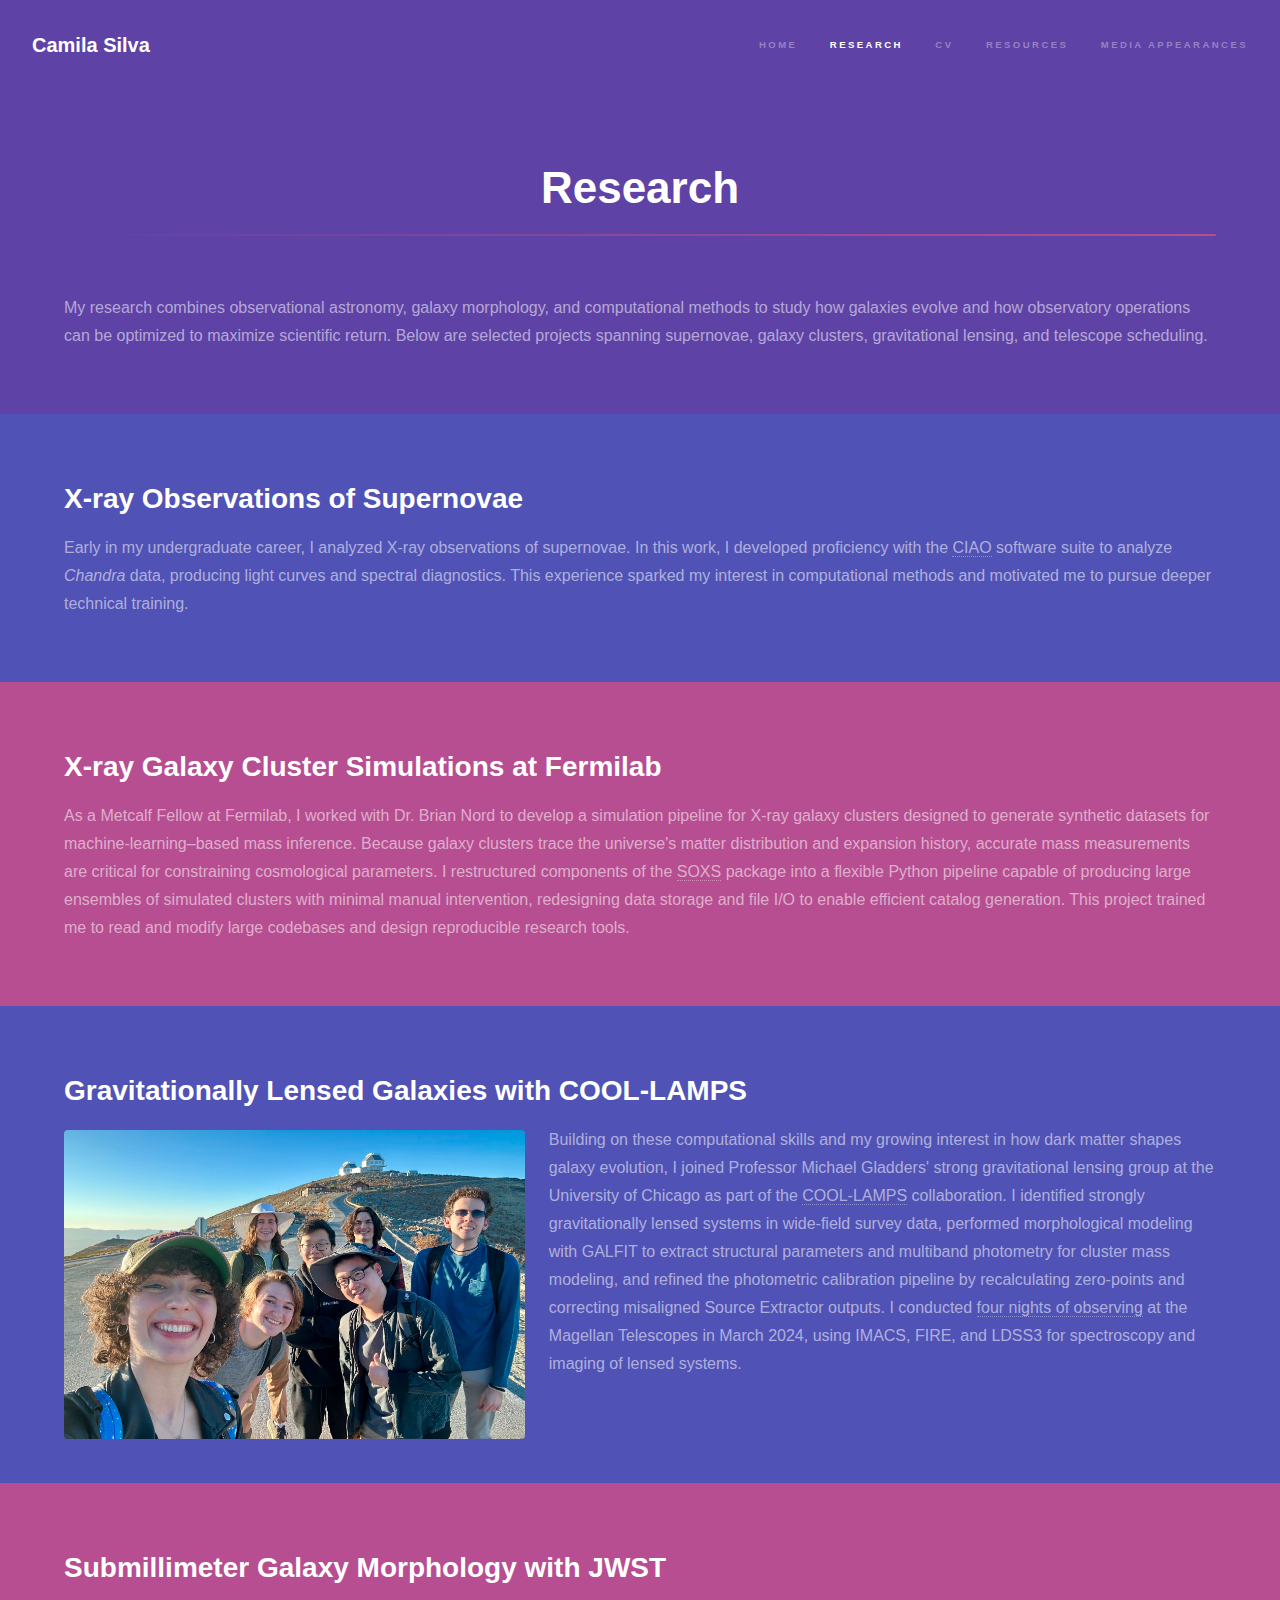
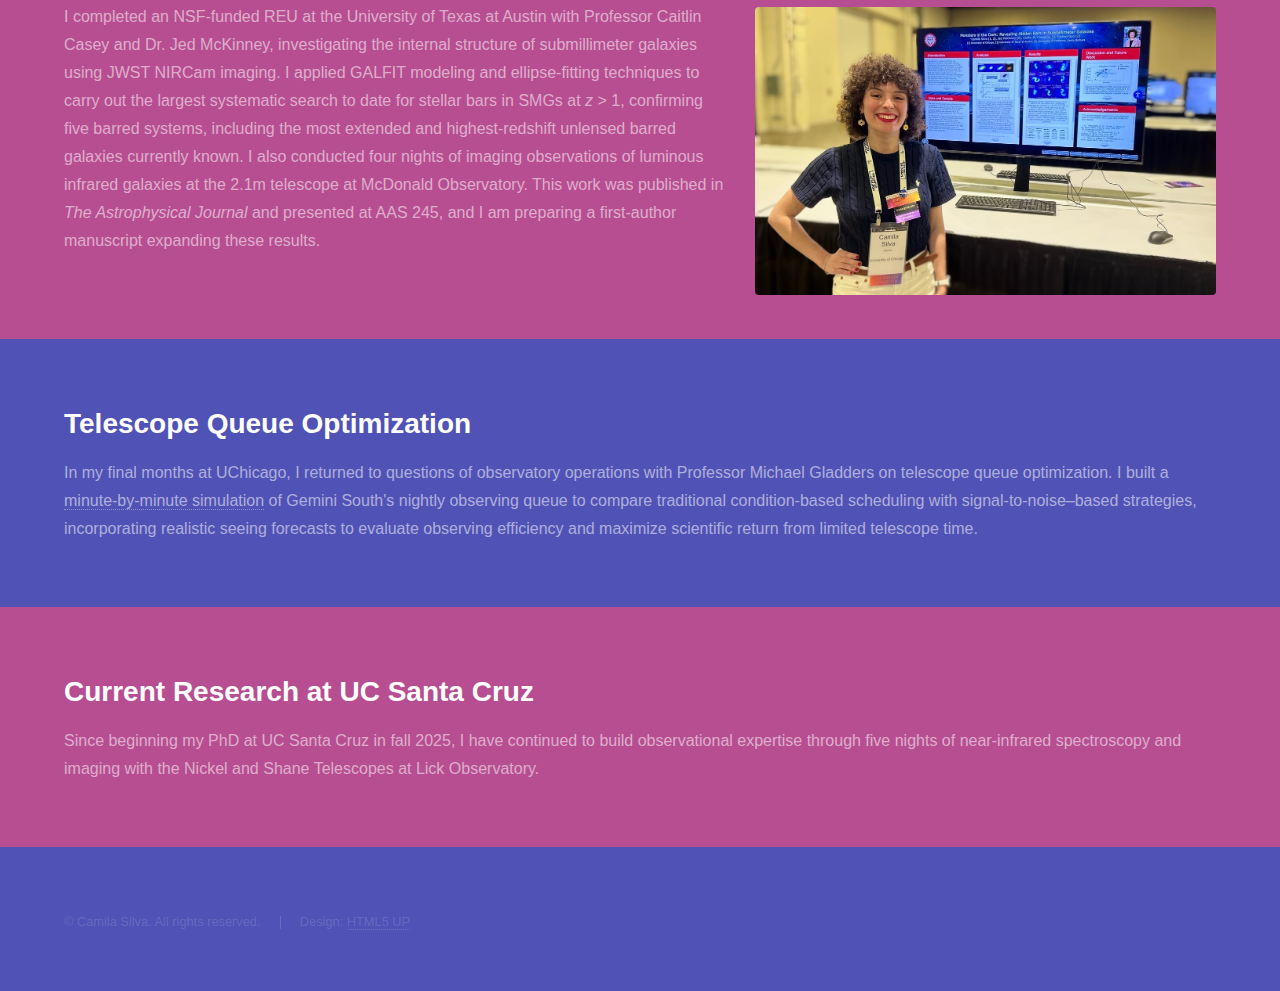
<file: html5up-hyperspace/research.html>
<!DOCTYPE HTML>
<!--
	Hyperspace by HTML5 UP
	html5up.net | @ajlkn
	Free for personal and commercial use under the CCA 3.0 license (html5up.net/license)
-->
<html>
	<head>
		<title>Camila Silva</title>
		<meta charset="utf-8" />
		<meta name="viewport" content="width=device-width, initial-scale=1, user-scalable=no" />
		<link rel="stylesheet" href="assets/css/main.css" />
		<noscript><link rel="stylesheet" href="assets/css/noscript.css" /></noscript>
	</head>
	<body class="is-preload">

		<!-- Header -->
			<header id="header">
				<a href="main.html" class="title">Camila Silva</a>
				<nav>
					<ul>
						<li><a href="main.html">Home</a></li>
						<li><a href="research.html" class="active">Research</a></li>
						<li><a href="CV.html">CV</a></li>
						<li><a href="resources.html">Resources</a></li>
						<li><a href="media.html">Media Appearances</a></li>
					</ul>
				</nav>
			</header>

		<!-- Wrapper -->
			<div id="wrapper">

				<!-- Main -->
					<section id="main" class="wrapper style1">
						<div class="inner">
							<h1 class="major" style="text-align: center;">Research</h1>
							</span>

							<p>
							My research combines observational astronomy, galaxy morphology, and computational methods
							to study how galaxies evolve and how observatory operations can be optimized to maximize
							scientific return. Below are selected projects spanning supernovae, galaxy clusters,
							gravitational lensing, and telescope scheduling.
							</p>

						</div>
					</section>

					<!-- X-ray Supernovae Section -->
					<section class="wrapper style2 fade-up">
						<div class="inner" style="overflow: auto;">
							<h2>X-ray Observations of Supernovae</h2>
							<p> Early in my undergraduate career, I analyzed X-ray observations of supernovae. In this work, I developed proficiency with the <a href="https://cxc.cfa.harvard.edu/ciao/" target="_blank">CIAO</a> software suite to analyze <em>Chandra</em> data, producing light curves and spectral diagnostics. This experience sparked my interest in computational methods and motivated me to pursue deeper technical training.</p>
						</div>
					</section>

					<!-- Fermilab Section -->
					<section class="wrapper style3 fade-up">
						<div class="inner" style="overflow: auto;">
							<h2>X-ray Galaxy Cluster Simulations at Fermilab</h2>
							<p>As a Metcalf Fellow at Fermilab, I worked with Dr. Brian Nord to develop a simulation pipeline for X-ray galaxy clusters designed to generate synthetic datasets for machine-learning–based mass inference. Because galaxy clusters trace the universe's matter distribution and expansion history, accurate mass measurements are critical for constraining cosmological parameters. I restructured components of the <a href="https://hea-www.cfa.harvard.edu/soxs/" target="_blank">SOXS</a> package into a flexible Python pipeline capable of producing large ensembles of simulated clusters with minimal manual intervention, redesigning data storage and file I/O to enable efficient catalog generation. This project trained me to read and modify large codebases and design reproducible research tools.</p>
						</div>
					</section>

					<!-- COOL-LAMPS Section -->
					<section class="wrapper style2 fade-up">
						<div class="inner" style="overflow: auto;">
							<h2>Gravitationally Lensed Galaxies with COOL-LAMPS</h2>
							<p><span class="image left"><img src="images/mag.JPG" alt="My COOL-LAMPS collaboraters and I at the Magellan Telescopes during March 2024 observing run" /></span>Building on these computational skills and my growing interest in how dark matter shapes galaxy evolution, I joined Professor Michael Gladders' strong gravitational lensing group at the University of Chicago as part of the <a href="https://coollamps.github.io/" target="_blank">COOL-LAMPS</a> collaboration. I identified strongly gravitationally lensed systems in wide-field survey data, performed morphological modeling with GALFIT to extract structural parameters and multiband photometry for cluster mass modeling, and refined the photometric calibration pipeline by recalculating zero-points and correcting misaligned Source Extractor outputs. I conducted <a href="https://news.uchicago.edu/story/atop-chilean-mountain-undergraduate-students-make-cutting-edge-astronomical-observations" target="_blank">four nights of observing</a> at the Magellan Telescopes in March 2024, using IMACS, FIRE, and LDSS3 for spectroscopy and imaging of lensed systems.</p>
						</div>
					</section>

					<!-- Submillimeter Galaxies Section -->
					<section class="wrapper style3 fade-up">
						<div class="inner" style="overflow: auto;">
							<h2>Submillimeter Galaxy Morphology with JWST</h2>
							<p><span class="image right"><img src="images/aas245.JPG" alt="Myself presenting in AAS245" /></span> I completed an NSF-funded REU at the University of Texas at Austin with Professor Caitlin Casey and Dr. Jed McKinney, investigating the internal structure of submillimeter galaxies using JWST NIRCam imaging. I applied GALFIT modeling and ellipse-fitting techniques to carry out the largest systematic search to date for stellar bars in SMGs at <em>z</em> &gt; 1, confirming five barred systems, including the most extended and highest-redshift unlensed barred galaxies currently known. I also conducted four nights of imaging observations of luminous infrared galaxies at the 2.1m telescope at McDonald Observatory. This work was published in <em>The Astrophysical Journal</em> and presented at AAS 245, and I am preparing a first-author manuscript expanding these results.</p>
						</div>
					</section>

					<!-- Queue Optimization Section -->
					<section class="wrapper style2 fade-up">
						<div class="inner" style="overflow: auto;">
							<h2>Telescope Queue Optimization</h2>
							<p>In my final months at UChicago, I returned to questions of observatory operations with Professor Michael Gladders on telescope queue optimization. I built a <a href="https://github.com/camisilvatx/telescope-queue-sim" target="_blank">minute-by-minute simulation</a> of Gemini South's nightly observing queue to compare traditional condition-based scheduling with signal-to-noise–based strategies, incorporating realistic seeing forecasts to evaluate observing efficiency and maximize scientific return from limited telescope time.</p>
						</div>
					</section>

					<!-- Current Work Section -->
					<section class="wrapper style3 fade-up">
						<div class="inner" style="overflow: auto;">
							<h2>Current Research at UC Santa Cruz</h2>
							<p>
							Since beginning my PhD at UC Santa Cruz in fall 2025, I have continued to build observational expertise through five nights of near-infrared spectroscopy and imaging with the Nickel and Shane Telescopes at Lick Observatory.
							</p>
						</div>
					</section>

			</div>

		<!-- Footer -->
			<footer id="footer" class="wrapper style2">
				<div class="inner" style="overflow: auto;">
					<ul class="menu">
						<li>&copy; Camila Silva. All rights reserved.</li><li>Design: <a href="http://html5up.net">HTML5 UP</a></li>
					</ul>
				</div>
			</footer>

		<!-- Scripts -->
			<script src="assets/js/jquery.min.js"></script>
			<script src="assets/js/jquery.scrollex.min.js"></script>
			<script src="assets/js/jquery.scrolly.min.js"></script>
			<script src="assets/js/browser.min.js"></script>
			<script src="assets/js/breakpoints.min.js"></script>
			<script src="assets/js/util.js"></script>
			<script src="assets/js/main.js"></script>

	</body>
</html>
</file>
<file: html5up-hyperspace/assets/css/noscript.css>
/*
	Hyperspace by HTML5 UP
	html5up.net | @ajlkn
	Free for personal and commercial use under the CCA 3.0 license (html5up.net/license)
*/

/* Spotlights */

	.spotlights > section > .image:before {
		opacity: 0 !important;
	}

	.spotlights > section > .content > .inner {
		-moz-transform: none !important;
		-webkit-transform: none !important;
		-ms-transform: none !important;
		transform: none !important;
		opacity: 1 !important;
	}

/* Wrapper */

	.wrapper > .inner {
		opacity: 1 !important;
		-moz-transform: none !important;
		-webkit-transform: none !important;
		-ms-transform: none !important;
		transform: none !important;
	}

/* Sidebar */

	#sidebar > .inner {
		opacity: 1 !important;
	}

	#sidebar nav > ul > li {
		-moz-transform: none !important;
		-webkit-transform: none !important;
		-ms-transform: none !important;
		transform: none !important;
		opacity: 1 !important;
	}
</file>
<file: html5up-hyperspace/assets/css/main.css>
@import url(fontawesome-all.min.css);

/*
	Hyperspace by HTML5 UP
	html5up.net | @ajlkn
	Free for personal and commercial use under the CCA 3.0 license (html5up.net/license)
*/

html, body, div, span, applet, object,
iframe, h1, h2, h3, h4, h5, h6, p, blockquote,
pre, a, abbr, acronym, address, big, cite,
code, del, dfn, em, img, ins, kbd, q, s, samp,
small, strike, strong, sub, sup, tt, var, b,
u, i, center, dl, dt, dd, ol, ul, li, fieldset,
form, label, legend, table, caption, tbody,
tfoot, thead, tr, th, td, article, aside,
canvas, details, embed, figure, figcaption,
footer, header, hgroup, menu, nav, output, ruby,
section, summary, time, mark, audio, video {
	margin: 0;
	padding: 0;
	border: 0;
	font-size: 100%;
	font: inherit;
	vertical-align: baseline;}

article, aside, details, figcaption, figure,
footer, header, hgroup, menu, nav, section {
	display: block;}

body {
	line-height: 1;
}

ol, ul {
	list-style: none;
}

blockquote, q {
	quotes: none;
}

	blockquote:before, blockquote:after, q:before, q:after {
		content: '';
		content: none;
	}

table {
	border-collapse: collapse;
	border-spacing: 0;
}

body {
	-webkit-text-size-adjust: none;
}

mark {
	background-color: transparent;
	color: inherit;
}

input::-moz-focus-inner {
	border: 0;
	padding: 0;
}

input, select, textarea {
	-moz-appearance: none;
	-webkit-appearance: none;
	-ms-appearance: none;
	appearance: none;
}

/* Basic */

	@-ms-viewport {
		width: device-width;
	}

	body {
		-ms-overflow-style: scrollbar;
	}

	@media screen and (max-width: 480px) {

		html, body {
			min-width: 320px;
		}

	}

	html {
		box-sizing: border-box;
	}

	*, *:before, *:after {
		box-sizing: inherit;
	}

	body {
		background: #312450;
	}

		body.is-preload *, body.is-preload *:before, body.is-preload *:after {
			-moz-animation: none !important;
			-webkit-animation: none !important;
			-ms-animation: none !important;
			animation: none !important;
			-moz-transition: none !important;
			-webkit-transition: none !important;
			-ms-transition: none !important;
			transition: none !important;
		}

/* Type */

	body, input, select, textarea {
		color: rgba(255, 255, 255, 0.55);
		font-family: Arial, Helvetica, sans-serif;
		font-size: 16.5pt;
		font-weight: normal;
		line-height: 1.75;
	}

		@media screen and (max-width: 1680px) {

			body, input, select, textarea {
				font-size: 13pt;
			}

		}

		@media screen and (max-width: 1280px) {

			body, input, select, textarea {
				font-size: 12pt;
			}

		}

		@media screen and (max-width: 360px) {

			body, input, select, textarea {
				font-size: 11pt;
			}

		}

	a {
		-moz-transition: color 0.2s ease, border-bottom-color 0.2s ease;
		-webkit-transition: color 0.2s ease, border-bottom-color 0.2s ease;
		-ms-transition: color 0.2s ease, border-bottom-color 0.2s ease;
		transition: color 0.2s ease, border-bottom-color 0.2s ease;
		border-bottom: dotted 1px rgba(255, 255, 255, 0.35);
		color: inherit;
		text-decoration: none;
	}

		a:hover {
			border-bottom-color: transparent;
			color: #ffffff;
		}

	strong, b {
		color: #ffffff;
		font-weight: bold;
	}

	em, i {
		font-style: italic;
	}

	p {
		margin: 0 0 2em 0;
	}

	h1, h2, h3, h4, h5, h6 {
		color: #ffffff;
		font-weight: bold;
		line-height: 1.5;
		margin: 0 0 0.5em 0;
	}

		h1 a, h2 a, h3 a, h4 a, h5 a, h6 a {
			color: inherit;
			text-decoration: none;
		}

	h1 {
		font-size: 2.75em;
	}

		h1.major {
			margin: 0 0 1.3em 0;
			position: relative;
			padding-bottom: 0.35em;
		}

			h1.major:after {
				background-image: -moz-linear-gradient(to right, #5e42a6, #b74e91);
				background-image: -webkit-linear-gradient(to right, #5e42a6, #b74e91);
				background-image: -ms-linear-gradient(to right, #5e42a6, #b74e91);
				background-image: linear-gradient(to right, #5e42a6, #b74e91);
				-moz-transition: max-width 0.2s ease;
				-webkit-transition: max-width 0.2s ease;
				-ms-transition: max-width 0.2s ease;
				transition: max-width 0.2s ease;
				border-radius: 0.2em;
				bottom: 0;
				content: '';
				height: 0.05em;
				position: absolute;
				right: 0;
				width: 100%;
			}

	h2 {
		font-size: 1.75em;
	}

	h3 {
		font-size: 1.1em;
	}

	h4 {
		font-size: 1em;
	}

	h5 {
		font-size: 0.8em;
	}

	h6 {
		font-size: 0.6em;
	}

	@media screen and (max-width: 736px) {

		h1 {
			font-size: 2em;
		}

		h2 {
			font-size: 1.25em;
		}

		h3 {
			font-size: 1em;
		}

		h4 {
			font-size: 0.8em;
		}

		h5 {
			font-size: 0.6em;
		}

		h6 {
			font-size: 0.6em;
		}

	}

	sub {
		font-size: 0.8em;
		position: relative;
		top: 0.5em;
	}

	sup {
		font-size: 0.8em;
		position: relative;
		top: -0.5em;
	}

	blockquote {
		border-left: solid 4px rgba(255, 255, 255, 0.15);
		font-style: italic;
		margin: 0 0 2em 0;
		padding: 0.5em 0 0.5em 2em;
	}

	code {
		background: rgba(255, 255, 255, 0.05);
		border-radius: 0.25em;
		border: solid 1px rgba(255, 255, 255, 0.15);
		font-family: "Courier New", monospace;
		font-size: 0.9em;
		margin: 0 0.25em;
		padding: 0.25em 0.65em;
	}

	pre {
		-webkit-overflow-scrolling: touch;
		font-family: "Courier New", monospace;
		font-size: 0.9em;
		margin: 0 0 2em 0;
	}

		pre code {
			display: block;
			line-height: 1.75em;
			padding: 1em 1.5em;
			overflow-x: auto;
		}

	hr {
		border: 0;
		border-bottom: solid 1px rgba(255, 255, 255, 0.15);
		margin: 2em 0;
	}

		hr.major {
			margin: 3em 0;
		}

	.align-left {
		text-align: left;
	}

	.align-center {
		text-align: center;
	}

	.align-right {
		text-align: right;
	}

/* Row */

	.row {
		display: flex;
		flex-wrap: wrap;
		box-sizing: border-box;
		align-items: stretch;
	}

		.row > * {
			box-sizing: border-box;
		}

		.row.gtr-uniform > * > :last-child {
			margin-bottom: 0;
		}

		.row.aln-left {
			justify-content: flex-start;
		}

		.row.aln-center {
			justify-content: center;
		}

		.row.aln-right {
			justify-content: flex-end;
		}

		.row.aln-top {
			align-items: flex-start;
		}

		.row.aln-middle {
			align-items: center;
		}

		.row.aln-bottom {
			align-items: flex-end;
		}

		.row > .imp {
			order: -1;
		}

		.row > .col-1 {
			width: 8.33333%;
		}

		.row > .off-1 {
			margin-left: 8.33333%;
		}

		.row > .col-2 {
			width: 16.66667%;
		}

		.row > .off-2 {
			margin-left: 16.66667%;
		}

		.row > .col-3 {
			width: 25%;
		}

		.row > .off-3 {
			margin-left: 25%;
		}

		.row > .col-4 {
			width: 33.33333%;
		}

		.row > .off-4 {
			margin-left: 33.33333%;
		}

		.row > .col-5 {
			width: 41.66667%;
		}

		.row > .off-5 {
			margin-left: 41.66667%;
		}

		.row > .col-6 {
			width: 50%;
		}

		.row > .off-6 {
			margin-left: 50%;
		}

		.row > .col-7 {
			width: 58.33333%;
		}

		.row > .off-7 {
			margin-left: 58.33333%;
		}

		.row > .col-8 {
			width: 66.66667%;
		}

		.row > .off-8 {
			margin-left: 66.66667%;
		}

		.row > .col-9 {
			width: 75%;
		}

		.row > .off-9 {
			margin-left: 75%;
		}

		.row > .col-10 {
			width: 83.33333%;
		}

		.row > .off-10 {
			margin-left: 83.33333%;
		}

		.row > .col-11 {
			width: 91.66667%;
		}

		.row > .off-11 {
			margin-left: 91.66667%;
		}

		.row > .col-12 {
			width: 100%;
		}

		.row > .off-12 {
			margin-left: 100%;
		}

		.row.gtr-0 {
			margin-top: 0;
			margin-left: 0em;
		}

			.row.gtr-0 > * {
				padding: 0 0 0 0em;
			}

			.row.gtr-0.gtr-uniform {
				margin-top: 0em;
			}

				.row.gtr-0.gtr-uniform > * {
					padding-top: 0em;
				}

		.row.gtr-25 {
			margin-top: 0;
			margin-left: -0.375em;
		}

			.row.gtr-25 > * {
				padding: 0 0 0 0.375em;
			}

			.row.gtr-25.gtr-uniform {
				margin-top: -0.375em;
			}

				.row.gtr-25.gtr-uniform > * {
					padding-top: 0.375em;
				}

		.row.gtr-50 {
			margin-top: 0;
			margin-left: -0.75em;
		}

			.row.gtr-50 > * {
				padding: 0 0 0 0.75em;
			}

			.row.gtr-50.gtr-uniform {
				margin-top: -0.75em;
			}

				.row.gtr-50.gtr-uniform > * {
					padding-top: 0.75em;
				}

		.row {
			margin-top: 0;
			margin-left: -1.5em;
		}

			.row > * {
				padding: 0 0 0 1.5em;
			}

			.row.gtr-uniform {
				margin-top: -1.5em;
			}

				.row.gtr-uniform > * {
					padding-top: 1.5em;
				}

		.row.gtr-150 {
			margin-top: 0;
			margin-left: -2.25em;
		}

			.row.gtr-150 > * {
				padding: 0 0 0 2.25em;
			}

			.row.gtr-150.gtr-uniform {
				margin-top: -2.25em;
			}

				.row.gtr-150.gtr-uniform > * {
					padding-top: 2.25em;
				}

		.row.gtr-200 {
			margin-top: 0;
			margin-left: -3em;
		}

			.row.gtr-200 > * {
				padding: 0 0 0 3em;
			}

			.row.gtr-200.gtr-uniform {
				margin-top: -3em;
			}

				.row.gtr-200.gtr-uniform > * {
					padding-top: 3em;
				}

		@media screen and (max-width: 1680px) {

			.row {
				display: flex;
				flex-wrap: wrap;
				box-sizing: border-box;
				align-items: stretch;
			}

				.row > * {
					box-sizing: border-box;
				}

				.row.gtr-uniform > * > :last-child {
					margin-bottom: 0;
				}

				.row.aln-left {
					justify-content: flex-start;
				}

				.row.aln-center {
					justify-content: center;
				}

				.row.aln-right {
					justify-content: flex-end;
				}

				.row.aln-top {
					align-items: flex-start;
				}

				.row.aln-middle {
					align-items: center;
				}

				.row.aln-bottom {
					align-items: flex-end;
				}

				.row > .imp-xlarge {
					order: -1;
				}

				.row > .col-1-xlarge {
					width: 8.33333%;
				}

				.row > .off-1-xlarge {
					margin-left: 8.33333%;
				}

				.row > .col-2-xlarge {
					width: 16.66667%;
				}

				.row > .off-2-xlarge {
					margin-left: 16.66667%;
				}

				.row > .col-3-xlarge {
					width: 25%;
				}

				.row > .off-3-xlarge {
					margin-left: 25%;
				}

				.row > .col-4-xlarge {
					width: 33.33333%;
				}

				.row > .off-4-xlarge {
					margin-left: 33.33333%;
				}

				.row > .col-5-xlarge {
					width: 41.66667%;
				}

				.row > .off-5-xlarge {
					margin-left: 41.66667%;
				}

				.row > .col-6-xlarge {
					width: 50%;
				}

				.row > .off-6-xlarge {
					margin-left: 50%;
				}

				.row > .col-7-xlarge {
					width: 58.33333%;
				}

				.row > .off-7-xlarge {
					margin-left: 58.33333%;
				}

				.row > .col-8-xlarge {
					width: 66.66667%;
				}

				.row > .off-8-xlarge {
					margin-left: 66.66667%;
				}

				.row > .col-9-xlarge {
					width: 75%;
				}

				.row > .off-9-xlarge {
					margin-left: 75%;
				}

				.row > .col-10-xlarge {
					width: 83.33333%;
				}

				.row > .off-10-xlarge {
					margin-left: 83.33333%;
				}

				.row > .col-11-xlarge {
					width: 91.66667%;
				}

				.row > .off-11-xlarge {
					margin-left: 91.66667%;
				}

				.row > .col-12-xlarge {
					width: 100%;
				}

				.row > .off-12-xlarge {
					margin-left: 100%;
				}

				.row.gtr-0 {
					margin-top: 0;
					margin-left: 0em;
				}

					.row.gtr-0 > * {
						padding: 0 0 0 0em;
					}

					.row.gtr-0.gtr-uniform {
						margin-top: 0em;
					}

						.row.gtr-0.gtr-uniform > * {
							padding-top: 0em;
						}

				.row.gtr-25 {
					margin-top: 0;
					margin-left: -0.375em;
				}

					.row.gtr-25 > * {
						padding: 0 0 0 0.375em;
					}

					.row.gtr-25.gtr-uniform {
						margin-top: -0.375em;
					}

						.row.gtr-25.gtr-uniform > * {
							padding-top: 0.375em;
						}

				.row.gtr-50 {
					margin-top: 0;
					margin-left: -0.75em;
				}

					.row.gtr-50 > * {
						padding: 0 0 0 0.75em;
					}

					.row.gtr-50.gtr-uniform {
						margin-top: -0.75em;
					}

						.row.gtr-50.gtr-uniform > * {
							padding-top: 0.75em;
						}

				.row {
					margin-top: 0;
					margin-left: -1.5em;
				}

					.row > * {
						padding: 0 0 0 1.5em;
					}

					.row.gtr-uniform {
						margin-top: -1.5em;
					}

						.row.gtr-uniform > * {
							padding-top: 1.5em;
						}

				.row.gtr-150 {
					margin-top: 0;
					margin-left: -2.25em;
				}

					.row.gtr-150 > * {
						padding: 0 0 0 2.25em;
					}

					.row.gtr-150.gtr-uniform {
						margin-top: -2.25em;
					}

						.row.gtr-150.gtr-uniform > * {
							padding-top: 2.25em;
						}

				.row.gtr-200 {
					margin-top: 0;
					margin-left: -3em;
				}

					.row.gtr-200 > * {
						padding: 0 0 0 3em;
					}

					.row.gtr-200.gtr-uniform {
						margin-top: -3em;
					}

						.row.gtr-200.gtr-uniform > * {
							padding-top: 3em;
						}

		}

		@media screen and (max-width: 1280px) {

			.row {
				display: flex;
				flex-wrap: wrap;
				box-sizing: border-box;
				align-items: stretch;
			}

				.row > * {
					box-sizing: border-box;
				}

				.row.gtr-uniform > * > :last-child {
					margin-bottom: 0;
				}

				.row.aln-left {
					justify-content: flex-start;
				}

				.row.aln-center {
					justify-content: center;
				}

				.row.aln-right {
					justify-content: flex-end;
				}

				.row.aln-top {
					align-items: flex-start;
				}

				.row.aln-middle {
					align-items: center;
				}

				.row.aln-bottom {
					align-items: flex-end;
				}

				.row > .imp-large {
					order: -1;
				}

				.row > .col-1-large {
					width: 8.33333%;
				}

				.row > .off-1-large {
					margin-left: 8.33333%;
				}

				.row > .col-2-large {
					width: 16.66667%;
				}

				.row > .off-2-large {
					margin-left: 16.66667%;
				}

				.row > .col-3-large {
					width: 25%;
				}

				.row > .off-3-large {
					margin-left: 25%;
				}

				.row > .col-4-large {
					width: 33.33333%;
				}

				.row > .off-4-large {
					margin-left: 33.33333%;
				}

				.row > .col-5-large {
					width: 41.66667%;
				}

				.row > .off-5-large {
					margin-left: 41.66667%;
				}

				.row > .col-6-large {
					width: 50%;
				}

				.row > .off-6-large {
					margin-left: 50%;
				}

				.row > .col-7-large {
					width: 58.33333%;
				}

				.row > .off-7-large {
					margin-left: 58.33333%;
				}

				.row > .col-8-large {
					width: 66.66667%;
				}

				.row > .off-8-large {
					margin-left: 66.66667%;
				}

				.row > .col-9-large {
					width: 75%;
				}

				.row > .off-9-large {
					margin-left: 75%;
				}

				.row > .col-10-large {
					width: 83.33333%;
				}

				.row > .off-10-large {
					margin-left: 83.33333%;
				}

				.row > .col-11-large {
					width: 91.66667%;
				}

				.row > .off-11-large {
					margin-left: 91.66667%;
				}

				.row > .col-12-large {
					width: 100%;
				}

				.row > .off-12-large {
					margin-left: 100%;
				}

				.row.gtr-0 {
					margin-top: 0;
					margin-left: 0em;
				}

					.row.gtr-0 > * {
						padding: 0 0 0 0em;
					}

					.row.gtr-0.gtr-uniform {
						margin-top: 0em;
					}

						.row.gtr-0.gtr-uniform > * {
							padding-top: 0em;
						}

				.row.gtr-25 {
					margin-top: 0;
					margin-left: -0.375em;
				}

					.row.gtr-25 > * {
						padding: 0 0 0 0.375em;
					}

					.row.gtr-25.gtr-uniform {
						margin-top: -0.375em;
					}

						.row.gtr-25.gtr-uniform > * {
							padding-top: 0.375em;
						}

				.row.gtr-50 {
					margin-top: 0;
					margin-left: -0.75em;
				}

					.row.gtr-50 > * {
						padding: 0 0 0 0.75em;
					}

					.row.gtr-50.gtr-uniform {
						margin-top: -0.75em;
					}

						.row.gtr-50.gtr-uniform > * {
							padding-top: 0.75em;
						}

				.row {
					margin-top: 0;
					margin-left: -1.5em;
				}

					.row > * {
						padding: 0 0 0 1.5em;
					}

					.row.gtr-uniform {
						margin-top: -1.5em;
					}

						.row.gtr-uniform > * {
							padding-top: 1.5em;
						}

				.row.gtr-150 {
					margin-top: 0;
					margin-left: -2.25em;
				}

					.row.gtr-150 > * {
						padding: 0 0 0 2.25em;
					}

					.row.gtr-150.gtr-uniform {
						margin-top: -2.25em;
					}

						.row.gtr-150.gtr-uniform > * {
							padding-top: 2.25em;
						}

				.row.gtr-200 {
					margin-top: 0;
					margin-left: -3em;
				}

					.row.gtr-200 > * {
						padding: 0 0 0 3em;
					}

					.row.gtr-200.gtr-uniform {
						margin-top: -3em;
					}

						.row.gtr-200.gtr-uniform > * {
							padding-top: 3em;
						}

		}

		@media screen and (max-width: 980px) {

			.row {
				display: flex;
				flex-wrap: wrap;
				box-sizing: border-box;
				align-items: stretch;
			}

				.row > * {
					box-sizing: border-box;
				}

				.row.gtr-uniform > * > :last-child {
					margin-bottom: 0;
				}

				.row.aln-left {
					justify-content: flex-start;
				}

				.row.aln-center {
					justify-content: center;
				}

				.row.aln-right {
					justify-content: flex-end;
				}

				.row.aln-top {
					align-items: flex-start;
				}

				.row.aln-middle {
					align-items: center;
				}

				.row.aln-bottom {
					align-items: flex-end;
				}

				.row > .imp-medium {
					order: -1;
				}

				.row > .col-1-medium {
					width: 8.33333%;
				}

				.row > .off-1-medium {
					margin-left: 8.33333%;
				}

				.row > .col-2-medium {
					width: 16.66667%;
				}

				.row > .off-2-medium {
					margin-left: 16.66667%;
				}

				.row > .col-3-medium {
					width: 25%;
				}

				.row > .off-3-medium {
					margin-left: 25%;
				}

				.row > .col-4-medium {
					width: 33.33333%;
				}

				.row > .off-4-medium {
					margin-left: 33.33333%;
				}

				.row > .col-5-medium {
					width: 41.66667%;
				}

				.row > .off-5-medium {
					margin-left: 41.66667%;
				}

				.row > .col-6-medium {
					width: 50%;
				}

				.row > .off-6-medium {
					margin-left: 50%;
				}

				.row > .col-7-medium {
					width: 58.33333%;
				}

				.row > .off-7-medium {
					margin-left: 58.33333%;
				}

				.row > .col-8-medium {
					width: 66.66667%;
				}

				.row > .off-8-medium {
					margin-left: 66.66667%;
				}

				.row > .col-9-medium {
					width: 75%;
				}

				.row > .off-9-medium {
					margin-left: 75%;
				}

				.row > .col-10-medium {
					width: 83.33333%;
				}

				.row > .off-10-medium {
					margin-left: 83.33333%;
				}

				.row > .col-11-medium {
					width: 91.66667%;
				}

				.row > .off-11-medium {
					margin-left: 91.66667%;
				}

				.row > .col-12-medium {
					width: 100%;
				}

				.row > .off-12-medium {
					margin-left: 100%;
				}

				.row.gtr-0 {
					margin-top: 0;
					margin-left: 0em;
				}

					.row.gtr-0 > * {
						padding: 0 0 0 0em;
					}

					.row.gtr-0.gtr-uniform {
						margin-top: 0em;
					}

						.row.gtr-0.gtr-uniform > * {
							padding-top: 0em;
						}

				.row.gtr-25 {
					margin-top: 0;
					margin-left: -0.375em;
				}

					.row.gtr-25 > * {
						padding: 0 0 0 0.375em;
					}

					.row.gtr-25.gtr-uniform {
						margin-top: -0.375em;
					}

						.row.gtr-25.gtr-uniform > * {
							padding-top: 0.375em;
						}

				.row.gtr-50 {
					margin-top: 0;
					margin-left: -0.75em;
				}

					.row.gtr-50 > * {
						padding: 0 0 0 0.75em;
					}

					.row.gtr-50.gtr-uniform {
						margin-top: -0.75em;
					}

						.row.gtr-50.gtr-uniform > * {
							padding-top: 0.75em;
						}

				.row {
					margin-top: 0;
					margin-left: -1.5em;
				}

					.row > * {
						padding: 0 0 0 1.5em;
					}

					.row.gtr-uniform {
						margin-top: -1.5em;
					}

						.row.gtr-uniform > * {
							padding-top: 1.5em;
						}

				.row.gtr-150 {
					margin-top: 0;
					margin-left: -2.25em;
				}

					.row.gtr-150 > * {
						padding: 0 0 0 2.25em;
					}

					.row.gtr-150.gtr-uniform {
						margin-top: -2.25em;
					}

						.row.gtr-150.gtr-uniform > * {
							padding-top: 2.25em;
						}

				.row.gtr-200 {
					margin-top: 0;
					margin-left: -3em;
				}

					.row.gtr-200 > * {
						padding: 0 0 0 3em;
					}

					.row.gtr-200.gtr-uniform {
						margin-top: -3em;
					}

						.row.gtr-200.gtr-uniform > * {
							padding-top: 3em;
						}

		}

		@media screen and (max-width: 736px) {

			.row {
				display: flex;
				flex-wrap: wrap;
				box-sizing: border-box;
				align-items: stretch;
			}

				.row > * {
					box-sizing: border-box;
				}

				.row.gtr-uniform > * > :last-child {
					margin-bottom: 0;
				}

				.row.aln-left {
					justify-content: flex-start;
				}

				.row.aln-center {
					justify-content: center;
				}

				.row.aln-right {
					justify-content: flex-end;
				}

				.row.aln-top {
					align-items: flex-start;
				}

				.row.aln-middle {
					align-items: center;
				}

				.row.aln-bottom {
					align-items: flex-end;
				}

				.row > .imp-small {
					order: -1;
				}

				.row > .col-1-small {
					width: 8.33333%;
				}

				.row > .off-1-small {
					margin-left: 8.33333%;
				}

				.row > .col-2-small {
					width: 16.66667%;
				}

				.row > .off-2-small {
					margin-left: 16.66667%;
				}

				.row > .col-3-small {
					width: 25%;
				}

				.row > .off-3-small {
					margin-left: 25%;
				}

				.row > .col-4-small {
					width: 33.33333%;
				}

				.row > .off-4-small {
					margin-left: 33.33333%;
				}

				.row > .col-5-small {
					width: 41.66667%;
				}

				.row > .off-5-small {
					margin-left: 41.66667%;
				}

				.row > .col-6-small {
					width: 50%;
				}

				.row > .off-6-small {
					margin-left: 50%;
				}

				.row > .col-7-small {
					width: 58.33333%;
				}

				.row > .off-7-small {
					margin-left: 58.33333%;
				}

				.row > .col-8-small {
					width: 66.66667%;
				}

				.row > .off-8-small {
					margin-left: 66.66667%;
				}

				.row > .col-9-small {
					width: 75%;
				}

				.row > .off-9-small {
					margin-left: 75%;
				}

				.row > .col-10-small {
					width: 83.33333%;
				}

				.row > .off-10-small {
					margin-left: 83.33333%;
				}

				.row > .col-11-small {
					width: 91.66667%;
				}

				.row > .off-11-small {
					margin-left: 91.66667%;
				}

				.row > .col-12-small {
					width: 100%;
				}

				.row > .off-12-small {
					margin-left: 100%;
				}

				.row.gtr-0 {
					margin-top: 0;
					margin-left: 0em;
				}

					.row.gtr-0 > * {
						padding: 0 0 0 0em;
					}

					.row.gtr-0.gtr-uniform {
						margin-top: 0em;
					}

						.row.gtr-0.gtr-uniform > * {
							padding-top: 0em;
						}

				.row.gtr-25 {
					margin-top: 0;
					margin-left: -0.375em;
				}

					.row.gtr-25 > * {
						padding: 0 0 0 0.375em;
					}

					.row.gtr-25.gtr-uniform {
						margin-top: -0.375em;
					}

						.row.gtr-25.gtr-uniform > * {
							padding-top: 0.375em;
						}

				.row.gtr-50 {
					margin-top: 0;
					margin-left: -0.75em;
				}

					.row.gtr-50 > * {
						padding: 0 0 0 0.75em;
					}

					.row.gtr-50.gtr-uniform {
						margin-top: -0.75em;
					}

						.row.gtr-50.gtr-uniform > * {
							padding-top: 0.75em;
						}

				.row {
					margin-top: 0;
					margin-left: -1.5em;
				}

					.row > * {
						padding: 0 0 0 1.5em;
					}

					.row.gtr-uniform {
						margin-top: -1.5em;
					}

						.row.gtr-uniform > * {
							padding-top: 1.5em;
						}

				.row.gtr-150 {
					margin-top: 0;
					margin-left: -2.25em;
				}

					.row.gtr-150 > * {
						padding: 0 0 0 2.25em;
					}

					.row.gtr-150.gtr-uniform {
						margin-top: -2.25em;
					}

						.row.gtr-150.gtr-uniform > * {
							padding-top: 2.25em;
						}

				.row.gtr-200 {
					margin-top: 0;
					margin-left: -3em;
				}

					.row.gtr-200 > * {
						padding: 0 0 0 3em;
					}

					.row.gtr-200.gtr-uniform {
						margin-top: -3em;
					}

						.row.gtr-200.gtr-uniform > * {
							padding-top: 3em;
						}

		}

		@media screen and (max-width: 480px) {

			.row {
				display: flex;
				flex-wrap: wrap;
				box-sizing: border-box;
				align-items: stretch;
			}

				.row > * {
					box-sizing: border-box;
				}

				.row.gtr-uniform > * > :last-child {
					margin-bottom: 0;
				}

				.row.aln-left {
					justify-content: flex-start;
				}

				.row.aln-center {
					justify-content: center;
				}

				.row.aln-right {
					justify-content: flex-end;
				}

				.row.aln-top {
					align-items: flex-start;
				}

				.row.aln-middle {
					align-items: center;
				}

				.row.aln-bottom {
					align-items: flex-end;
				}

				.row > .imp-xsmall {
					order: -1;
				}

				.row > .col-1-xsmall {
					width: 8.33333%;
				}

				.row > .off-1-xsmall {
					margin-left: 8.33333%;
				}

				.row > .col-2-xsmall {
					width: 16.66667%;
				}

				.row > .off-2-xsmall {
					margin-left: 16.66667%;
				}

				.row > .col-3-xsmall {
					width: 25%;
				}

				.row > .off-3-xsmall {
					margin-left: 25%;
				}

				.row > .col-4-xsmall {
					width: 33.33333%;
				}

				.row > .off-4-xsmall {
					margin-left: 33.33333%;
				}

				.row > .col-5-xsmall {
					width: 41.66667%;
				}

				.row > .off-5-xsmall {
					margin-left: 41.66667%;
				}

				.row > .col-6-xsmall {
					width: 50%;
				}

				.row > .off-6-xsmall {
					margin-left: 50%;
				}

				.row > .col-7-xsmall {
					width: 58.33333%;
				}

				.row > .off-7-xsmall {
					margin-left: 58.33333%;
				}

				.row > .col-8-xsmall {
					width: 66.66667%;
				}

				.row > .off-8-xsmall {
					margin-left: 66.66667%;
				}

				.row > .col-9-xsmall {
					width: 75%;
				}

				.row > .off-9-xsmall {
					margin-left: 75%;
				}

				.row > .col-10-xsmall {
					width: 83.33333%;
				}

				.row > .off-10-xsmall {
					margin-left: 83.33333%;
				}

				.row > .col-11-xsmall {
					width: 91.66667%;
				}

				.row > .off-11-xsmall {
					margin-left: 91.66667%;
				}

				.row > .col-12-xsmall {
					width: 100%;
				}

				.row > .off-12-xsmall {
					margin-left: 100%;
				}

				.row.gtr-0 {
					margin-top: 0;
					margin-left: 0em;
				}

					.row.gtr-0 > * {
						padding: 0 0 0 0em;
					}

					.row.gtr-0.gtr-uniform {
						margin-top: 0em;
					}

						.row.gtr-0.gtr-uniform > * {
							padding-top: 0em;
						}

				.row.gtr-25 {
					margin-top: 0;
					margin-left: -0.375em;
				}

					.row.gtr-25 > * {
						padding: 0 0 0 0.375em;
					}

					.row.gtr-25.gtr-uniform {
						margin-top: -0.375em;
					}

						.row.gtr-25.gtr-uniform > * {
							padding-top: 0.375em;
						}

				.row.gtr-50 {
					margin-top: 0;
					margin-left: -0.75em;
				}

					.row.gtr-50 > * {
						padding: 0 0 0 0.75em;
					}

					.row.gtr-50.gtr-uniform {
						margin-top: -0.75em;
					}

						.row.gtr-50.gtr-uniform > * {
							padding-top: 0.75em;
						}

				.row {
					margin-top: 0;
					margin-left: -1.5em;
				}

					.row > * {
						padding: 0 0 0 1.5em;
					}

					.row.gtr-uniform {
						margin-top: -1.5em;
					}

						.row.gtr-uniform > * {
							padding-top: 1.5em;
						}

				.row.gtr-150 {
					margin-top: 0;
					margin-left: -2.25em;
				}

					.row.gtr-150 > * {
						padding: 0 0 0 2.25em;
					}

					.row.gtr-150.gtr-uniform {
						margin-top: -2.25em;
					}

						.row.gtr-150.gtr-uniform > * {
							padding-top: 2.25em;
						}

				.row.gtr-200 {
					margin-top: 0;
					margin-left: -3em;
				}

					.row.gtr-200 > * {
						padding: 0 0 0 3em;
					}

					.row.gtr-200.gtr-uniform {
						margin-top: -3em;
					}

						.row.gtr-200.gtr-uniform > * {
							padding-top: 3em;
						}

		}

/* Box */

	.box {
		border-radius: 0.25em;
		border: solid 1px rgba(255, 255, 255, 0.15);
		margin-bottom: 2em;
		padding: 1.5em;
	}

		.box > :last-child,
		.box > :last-child > :last-child,
		.box > :last-child > :last-child > :last-child {
			margin-bottom: 0;
		}

		.box.alt {
			border: 0;
			border-radius: 0;
			padding: 0;
		}

/* Button */

	input[type="submit"],
	input[type="reset"],
	input[type="button"],
	button,
	.button {
		-moz-appearance: none;
		-webkit-appearance: none;
		-ms-appearance: none;
		appearance: none;
		-moz-transition: border-color 0.2s ease;
		-webkit-transition: border-color 0.2s ease;
		-ms-transition: border-color 0.2s ease;
		transition: border-color 0.2s ease;
		background-color: transparent;
		border: solid 1px !important;
		border-color: rgba(255, 255, 255, 0.15) !important;
		border-radius: 3em;
		color: #ffffff !important;
		cursor: pointer;
		display: inline-block;
		font-size: 0.6em;
		font-weight: bold;
		height: calc(4.75em + 2px);
		letter-spacing: 0.25em;
		line-height: 4.75em;
		outline: 0;
		padding: 0 3.75em;
		position: relative;
		text-align: center;
		text-decoration: none;
		text-transform: uppercase;
		white-space: nowrap;
	}

		input[type="submit"]:after,
		input[type="reset"]:after,
		input[type="button"]:after,
		button:after,
		.button:after {
			-moz-transform: scale(0.25);
			-webkit-transform: scale(0.25);
			-ms-transform: scale(0.25);
			transform: scale(0.25);
			pointer-events: none;
			-moz-transition: opacity 0.2s ease, -moz-transform 0.2s ease;
			-webkit-transition: opacity 0.2s ease, -webkit-transform 0.2s ease;
			-ms-transition: opacity 0.2s ease, -ms-transform 0.2s ease;
			transition: opacity 0.2s ease, transform 0.2s ease;
			background: #ffffff;
			border-radius: 3em;
			content: '';
			height: 100%;
			left: 0;
			opacity: 0;
			position: absolute;
			top: 0;
			width: 100%;
		}

		input[type="submit"].icon:before,
		input[type="reset"].icon:before,
		input[type="button"].icon:before,
		button.icon:before,
		.button.icon:before {
			margin-right: 0.75em;
		}

		input[type="submit"].fit,
		input[type="reset"].fit,
		input[type="button"].fit,
		button.fit,
		.button.fit {
			width: 100%;
		}

		input[type="submit"].small,
		input[type="reset"].small,
		input[type="button"].small,
		button.small,
		.button.small {
			font-size: 0.4em;
		}

		input[type="submit"].large,
		input[type="reset"].large,
		input[type="button"].large,
		button.large,
		.button.large {
			font-size: 0.8em;
		}

		input[type="submit"].primary,
		input[type="reset"].primary,
		input[type="button"].primary,
		button.primary,
		.button.primary {
			background-color: #ffffff;
			color: #312450 !important;
		}

			input[type="submit"].primary:after,
			input[type="reset"].primary:after,
			input[type="button"].primary:after,
			button.primary:after,
			.button.primary:after {
				display: none;
			}

		input[type="submit"].disabled, input[type="submit"]:disabled,
		input[type="reset"].disabled,
		input[type="reset"]:disabled,
		input[type="button"].disabled,
		input[type="button"]:disabled,
		button.disabled,
		button:disabled,
		.button.disabled,
		.button:disabled {
			cursor: default;
			opacity: 0.5;
			pointer-events: none;
		}

		input[type="submit"]:hover,
		input[type="reset"]:hover,
		input[type="button"]:hover,
		button:hover,
		.button:hover {
			border-color: rgba(255, 255, 255, 0.55) !important;
		}

			input[type="submit"]:hover:after,
			input[type="reset"]:hover:after,
			input[type="button"]:hover:after,
			button:hover:after,
			.button:hover:after {
				opacity: 0.05;
				-moz-transform: scale(1);
				-webkit-transform: scale(1);
				-ms-transform: scale(1);
				transform: scale(1);
			}

			input[type="submit"]:hover:active,
			input[type="reset"]:hover:active,
			input[type="button"]:hover:active,
			button:hover:active,
			.button:hover:active {
				border-color: #ffffff !important;
			}

				input[type="submit"]:hover:active:after,
				input[type="reset"]:hover:active:after,
				input[type="button"]:hover:active:after,
				button:hover:active:after,
				.button:hover:active:after {
					opacity: 0.1;
				}

/* Features */

	.features {
		display: -moz-flex;
		display: -webkit-flex;
		display: -ms-flex;
		display: flex;
		-moz-flex-wrap: wrap;
		-webkit-flex-wrap: wrap;
		-ms-flex-wrap: wrap;
		flex-wrap: wrap;
		border-radius: 0.25em;
		border: solid 1px rgba(255, 255, 255, 0.15);
		background: rgba(255, 255, 255, 0.05);
		margin: 0 0 2em 0;
	}

		.features section {
			padding: 3.5em 3em 1em 7em ;
			width: 50%;
			border-top: solid 1px rgba(255, 255, 255, 0.15);
			position: relative;
		}

			.features section:nth-child(-n + 2) {
				border-top-width: 0;
			}

			.features section:nth-child(2n) {
				border-left: solid 1px rgba(255, 255, 255, 0.15);
			}

			.features section .icon {
				-moz-transition: opacity 0.5s ease, -moz-transform 0.5s ease;
				-webkit-transition: opacity 0.5s ease, -webkit-transform 0.5s ease;
				-ms-transition: opacity 0.5s ease, -ms-transform 0.5s ease;
				transition: opacity 0.5s ease, transform 0.5s ease;
				-moz-transition-delay: 1s;
				-webkit-transition-delay: 1s;
				-ms-transition-delay: 1s;
				transition-delay: 1s;
				-moz-transform: scale(1);
				-webkit-transform: scale(1);
				-ms-transform: scale(1);
				transform: scale(1);
				position: absolute;
				left: 3em;
				top: 3em;
				opacity: 1;
			}

			.features section:nth-child(1) .icon {
				-moz-transition-delay: 0.15s;
				-webkit-transition-delay: 0.15s;
				-ms-transition-delay: 0.15s;
				transition-delay: 0.15s;
			}

			.features section:nth-child(2) .icon {
				-moz-transition-delay: 0.3s;
				-webkit-transition-delay: 0.3s;
				-ms-transition-delay: 0.3s;
				transition-delay: 0.3s;
			}

			.features section:nth-child(3) .icon {
				-moz-transition-delay: 0.45s;
				-webkit-transition-delay: 0.45s;
				-ms-transition-delay: 0.45s;
				transition-delay: 0.45s;
			}

			.features section:nth-child(4) .icon {
				-moz-transition-delay: 0.6s;
				-webkit-transition-delay: 0.6s;
				-ms-transition-delay: 0.6s;
				transition-delay: 0.6s;
			}

			.features section:nth-child(5) .icon {
				-moz-transition-delay: 0.75s;
				-webkit-transition-delay: 0.75s;
				-ms-transition-delay: 0.75s;
				transition-delay: 0.75s;
			}

			.features section:nth-child(6) .icon {
				-moz-transition-delay: 0.9s;
				-webkit-transition-delay: 0.9s;
				-ms-transition-delay: 0.9s;
				transition-delay: 0.9s;
			}

			.features section:nth-child(7) .icon {
				-moz-transition-delay: 1.05s;
				-webkit-transition-delay: 1.05s;
				-ms-transition-delay: 1.05s;
				transition-delay: 1.05s;
			}

			.features section:nth-child(8) .icon {
				-moz-transition-delay: 1.2s;
				-webkit-transition-delay: 1.2s;
				-ms-transition-delay: 1.2s;
				transition-delay: 1.2s;
			}

			.features section:nth-child(9) .icon {
				-moz-transition-delay: 1.35s;
				-webkit-transition-delay: 1.35s;
				-ms-transition-delay: 1.35s;
				transition-delay: 1.35s;
			}

			.features section:nth-child(10) .icon {
				-moz-transition-delay: 1.5s;
				-webkit-transition-delay: 1.5s;
				-ms-transition-delay: 1.5s;
				transition-delay: 1.5s;
			}

			.features section:nth-child(11) .icon {
				-moz-transition-delay: 1.65s;
				-webkit-transition-delay: 1.65s;
				-ms-transition-delay: 1.65s;
				transition-delay: 1.65s;
			}

			.features section:nth-child(12) .icon {
				-moz-transition-delay: 1.8s;
				-webkit-transition-delay: 1.8s;
				-ms-transition-delay: 1.8s;
				transition-delay: 1.8s;
			}

			.features section:nth-child(13) .icon {
				-moz-transition-delay: 1.95s;
				-webkit-transition-delay: 1.95s;
				-ms-transition-delay: 1.95s;
				transition-delay: 1.95s;
			}

			.features section:nth-child(14) .icon {
				-moz-transition-delay: 2.1s;
				-webkit-transition-delay: 2.1s;
				-ms-transition-delay: 2.1s;
				transition-delay: 2.1s;
			}

			.features section:nth-child(15) .icon {
				-moz-transition-delay: 2.25s;
				-webkit-transition-delay: 2.25s;
				-ms-transition-delay: 2.25s;
				transition-delay: 2.25s;
			}

			.features section:nth-child(16) .icon {
				-moz-transition-delay: 2.4s;
				-webkit-transition-delay: 2.4s;
				-ms-transition-delay: 2.4s;
				transition-delay: 2.4s;
			}

			.features section:nth-child(17) .icon {
				-moz-transition-delay: 2.55s;
				-webkit-transition-delay: 2.55s;
				-ms-transition-delay: 2.55s;
				transition-delay: 2.55s;
			}

			.features section:nth-child(18) .icon {
				-moz-transition-delay: 2.7s;
				-webkit-transition-delay: 2.7s;
				-ms-transition-delay: 2.7s;
				transition-delay: 2.7s;
			}

			.features section:nth-child(19) .icon {
				-moz-transition-delay: 2.85s;
				-webkit-transition-delay: 2.85s;
				-ms-transition-delay: 2.85s;
				transition-delay: 2.85s;
			}

			.features section:nth-child(20) .icon {
				-moz-transition-delay: 3s;
				-webkit-transition-delay: 3s;
				-ms-transition-delay: 3s;
				transition-delay: 3s;
			}

		.features.inactive section .icon {
			-moz-transform: scale(0.5);
			-webkit-transform: scale(0.5);
			-ms-transform: scale(0.5);
			transform: scale(0.5);
			opacity: 0;
		}

		@media screen and (max-width: 980px) {

			.features {
				display: block;
			}

				.features section {
					border-top-width: 1px !important;
					border-left-width: 0 !important;
					width: 100%;
				}

					.features section:first-child {
						border-top-width: 0 !important;
					}

		}

		@media screen and (max-width: 736px) {

			.features section {
				padding: 2.5em 1.5em 0.1em 5.5em ;
			}

				.features section .icon {
					left: 1.5em;
					top: 2em;
				}

		}

		@media screen and (max-width: 480px) {

			.features section {
				padding: 2em 1.5em 0.1em 1.5em ;
			}

				.features section .icon {
					left: 0;
					position: relative;
					top: 0;
				}

		}

/* Form */

	form {
		margin: 0 0 2em 0;
	}

		form > :last-child {
			margin-bottom: 0;
		}

		form > .fields {
			display: -moz-flex;
			display: -webkit-flex;
			display: -ms-flex;
			display: flex;
			-moz-flex-wrap: wrap;
			-webkit-flex-wrap: wrap;
			-ms-flex-wrap: wrap;
			flex-wrap: wrap;
			width: calc(100% + 3em);
			margin: -1.5em 0 2em -1.5em;
		}

			form > .fields > .field {
				-moz-flex-grow: 0;
				-webkit-flex-grow: 0;
				-ms-flex-grow: 0;
				flex-grow: 0;
				-moz-flex-shrink: 0;
				-webkit-flex-shrink: 0;
				-ms-flex-shrink: 0;
				flex-shrink: 0;
				padding: 1.5em 0 0 1.5em;
				width: calc(100% - 1.5em);
			}

				form > .fields > .field.half {
					width: calc(50% - 0.75em);
				}

				form > .fields > .field.third {
					width: calc(100%/3 - 0.5em);
				}

				form > .fields > .field.quarter {
					width: calc(25% - 0.375em);
				}

		@media screen and (max-width: 480px) {

			form > .fields {
				width: calc(100% + 3em);
				margin: -1.5em 0 2em -1.5em;
			}

				form > .fields > .field {
					padding: 1.5em 0 0 1.5em;
					width: calc(100% - 1.5em);
				}

					form > .fields > .field.half {
						width: calc(100% - 1.5em);
					}

					form > .fields > .field.third {
						width: calc(100% - 1.5em);
					}

					form > .fields > .field.quarter {
						width: calc(100% - 1.5em);
					}

		}

	label {
		color: #ffffff;
		font-weight: bold;
		line-height: 1.5;
		margin: 0 0 0.7em 0;
		display: block;
		font-size: 1.1em;
	}

	input[type="text"],
	input[type="password"],
	input[type="email"],
	input[type="tel"],
	select,
	textarea {
		-moz-appearance: none;
		-webkit-appearance: none;
		-ms-appearance: none;
		appearance: none;
		background: rgba(255, 255, 255, 0.05);
		border-radius: 0.25em;
		border: none;
		border: solid 1px rgba(255, 255, 255, 0.15);
		color: inherit;
		display: block;
		outline: 0;
		padding: 0 1em;
		text-decoration: none;
		width: 100%;
	}

		input[type="text"]:invalid,
		input[type="password"]:invalid,
		input[type="email"]:invalid,
		input[type="tel"]:invalid,
		select:invalid,
		textarea:invalid {
			box-shadow: none;
		}

		input[type="text"]:focus,
		input[type="password"]:focus,
		input[type="email"]:focus,
		input[type="tel"]:focus,
		select:focus,
		textarea:focus {
			border-color: #ffffff;
			box-shadow: 0 0 0 1px #ffffff;
		}

	select {
		background-image: url("data:image/svg+xml;charset=utf8,%3Csvg xmlns='http://www.w3.org/2000/svg' width='40' height='40' preserveAspectRatio='none' viewBox='0 0 40 40'%3E%3Cpath d='M9.4,12.3l10.4,10.4l10.4-10.4c0.2-0.2,0.5-0.4,0.9-0.4c0.3,0,0.6,0.1,0.9,0.4l3.3,3.3c0.2,0.2,0.4,0.5,0.4,0.9 c0,0.4-0.1,0.6-0.4,0.9L20.7,31.9c-0.2,0.2-0.5,0.4-0.9,0.4c-0.3,0-0.6-0.1-0.9-0.4L4.3,17.3c-0.2-0.2-0.4-0.5-0.4-0.9 c0-0.4,0.1-0.6,0.4-0.9l3.3-3.3c0.2-0.2,0.5-0.4,0.9-0.4S9.1,12.1,9.4,12.3z' fill='rgba(255, 255, 255, 0.15)' /%3E%3C/svg%3E");
		background-size: 1.25rem;
		background-repeat: no-repeat;
		background-position: calc(100% - 1rem) center;
		height: 2.75em;
		padding-right: 2.75em;
		text-overflow: ellipsis;
	}

		select option {
			color: #ffffff;
			background: #312450;
		}

		select:focus::-ms-value {
			background-color: transparent;
		}

		select::-ms-expand {
			display: none;
		}

	input[type="text"],
	input[type="password"],
	input[type="email"],
	select {
		height: 2.75em;
	}

	textarea {
		padding: 0.75em 1em;
	}

		body.is-ie textarea {
			min-height: 10em;
		}

	input[type="checkbox"],
	input[type="radio"] {
		-moz-appearance: none;
		-webkit-appearance: none;
		-ms-appearance: none;
		appearance: none;
		display: block;
		float: left;
		margin-right: -2em;
		opacity: 0;
		width: 1em;
		z-index: -1;
	}

		input[type="checkbox"] + label,
		input[type="radio"] + label {
			text-decoration: none;
			color: rgba(255, 255, 255, 0.55);
			cursor: pointer;
			display: inline-block;
			font-size: 1em;
			font-weight: normal;
			padding-left: 2.4em;
			padding-right: 0.75em;
			position: relative;
		}

			input[type="checkbox"] + label:before,
			input[type="radio"] + label:before {
				-moz-osx-font-smoothing: grayscale;
				-webkit-font-smoothing: antialiased;
				display: inline-block;
				font-style: normal;
				font-variant: normal;
				text-rendering: auto;
				line-height: 1;
				text-transform: none !important;
				font-family: 'Font Awesome 5 Free';
				font-weight: 900;
			}

			input[type="checkbox"] + label:before,
			input[type="radio"] + label:before {
				background: rgba(255, 255, 255, 0.05);
				border-radius: 0.25em;
				border: solid 1px rgba(255, 255, 255, 0.15);
				content: '';
				display: inline-block;
				font-size: 0.8em;
				height: 2.0625em;
				left: 0;
				line-height: 2.0625em;
				position: absolute;
				text-align: center;
				top: 0;
				width: 2.0625em;
			}

		input[type="checkbox"]:checked + label:before,
		input[type="radio"]:checked + label:before {
			background: #ffffff;
			border-color: #ffffff;
			color: #b74e91;
			content: '\f00c';
		}

		input[type="checkbox"]:focus + label:before,
		input[type="radio"]:focus + label:before {
			border-color: #ffffff;
			box-shadow: 0 0 0 1px #ffffff;
		}

	input[type="checkbox"] + label:before {
		border-radius: 0.25em;
	}

	input[type="radio"] + label:before {
		border-radius: 100%;
	}

	::-webkit-input-placeholder {
		color: rgba(255, 255, 255, 0.35) !important;
		opacity: 1.0;
	}

	:-moz-placeholder {
		color: rgba(255, 255, 255, 0.35) !important;
		opacity: 1.0;
	}

	::-moz-placeholder {
		color: rgba(255, 255, 255, 0.35) !important;
		opacity: 1.0;
	}

	:-ms-input-placeholder {
		color: rgba(255, 255, 255, 0.35) !important;
		opacity: 1.0;
	}

/* Icon */

	.icon {
		text-decoration: none;
		border-bottom: none;
		position: relative;
	}

		.icon:before {
			-moz-osx-font-smoothing: grayscale;
			-webkit-font-smoothing: antialiased;
			display: inline-block;
			font-style: normal;
			font-variant: normal;
			text-rendering: auto;
			line-height: 1;
			text-transform: none !important;
			font-family: 'Font Awesome 5 Free';
			font-weight: 400;
		}

		.icon > .label {
			display: none;
		}

		.icon:before {
			line-height: inherit;
		}

		.icon.solid:before {
			font-weight: 900;
		}

		.icon.brands:before {
			font-family: 'Font Awesome 5 Brands';
		}

		.icon.major {
			width: 2.5em;
			height: 2.5em;
			display: block;
			background: #ffffff;
			border-radius: 100%;
			color: #312450;
			text-align: center;
			line-height: 2.5em;
			margin: 0 0 1.3em 0;
		}

			.icon.major:before {
				font-size: 1.25em;
			}

				.wrapper.style1 .icon.major:before {
					color: #5e42a6;
				}

				.wrapper.style1-alt .icon.major:before {
					color: #493382;
				}

				.wrapper.style2 .icon.major:before {
					color: #5052b5;
				}

				.wrapper.style2-alt .icon.major:before {
					color: #3e4094;
				}

				.wrapper.style3 .icon.major:before {
					color: #b74e91;
				}

				.wrapper.style3-alt .icon.major:before {
					color: #953d75;
				}

/* Image */

	.image {
		border-radius: 0.25em;
		border: 0;
		display: inline-block;
		position: relative;
	}

		.image img {
			border-radius: 0.25em;
			display: block;
		}

		.image.left, .image.right {
			max-width: 40%;
		}

			.image.left img, .image.right img {
				width: 100%;
			}

		.image.left {
			float: left;
			margin: 0 1.5em 1em 0;
			top: 0.25em;
		}

		.image.right {
			float: right;
			margin: 0 0 1em 1.5em;
			top: 0.25em;
		}

		.image.fit {
			display: block;
			margin: 0 0 2em 0;
			width: 100%;
		}

			.image.fit img {
				width: 100%;
			}

		.image.main {
			display: block;
			margin: 0 0 3em 0;
			width: 100%;
		}

			.image.main img {
				width: 100%;
			}

/* List */

	ol {
		list-style: decimal;
		margin: 0 0 2em 0;
		padding-left: 1.25em;
	}

		ol li {
			padding-left: 0.25em;
		}

	ul {
		list-style: disc;
		margin: 0 0 2em 0;
		padding-left: 1em;
	}

		ul li {
			padding-left: 0.5em;
		}

		ul.alt {
			list-style: none;
			padding-left: 0;
		}

			ul.alt li {
				border-top: solid 1px rgba(255, 255, 255, 0.15);
				padding: 0.5em 0;
			}

				ul.alt li:first-child {
					border-top: 0;
					padding-top: 0;
				}

	dl {
		margin: 0 0 2em 0;
	}

		dl dt {
			display: block;
			font-weight: bold;
			margin: 0 0 1em 0;
		}

		dl dd {
			margin-left: 2em;
		}

/* Actions */

	ul.actions {
		display: -moz-flex;
		display: -webkit-flex;
		display: -ms-flex;
		display: flex;
		cursor: default;
		list-style: none;
		margin-left: -1em;
		padding-left: 0;
	}

		ul.actions li {
			padding: 0 0 0 1em;
			vertical-align: middle;
		}

		ul.actions.special {
			-moz-justify-content: center;
			-webkit-justify-content: center;
			-ms-justify-content: center;
			justify-content: center;
			width: 100%;
			margin-left: 0;
		}

			ul.actions.special li:first-child {
				padding-left: 0;
			}

		ul.actions.stacked {
			-moz-flex-direction: column;
			-webkit-flex-direction: column;
			-ms-flex-direction: column;
			flex-direction: column;
			margin-left: 0;
		}

			ul.actions.stacked li {
				padding: 1.3em 0 0 0;
			}

				ul.actions.stacked li:first-child {
					padding-top: 0;
				}

		ul.actions.fit {
			width: calc(100% + 1em);
		}

			ul.actions.fit li {
				-moz-flex-grow: 1;
				-webkit-flex-grow: 1;
				-ms-flex-grow: 1;
				flex-grow: 1;
				-moz-flex-shrink: 1;
				-webkit-flex-shrink: 1;
				-ms-flex-shrink: 1;
				flex-shrink: 1;
				width: 100%;
			}

				ul.actions.fit li > * {
					width: 100%;
				}

			ul.actions.fit.stacked {
				width: 100%;
			}

		@media screen and (max-width: 480px) {

			ul.actions:not(.fixed) {
				-moz-flex-direction: column;
				-webkit-flex-direction: column;
				-ms-flex-direction: column;
				flex-direction: column;
				margin-left: 0;
				width: 100% !important;
			}

				ul.actions:not(.fixed) li {
					-moz-flex-grow: 1;
					-webkit-flex-grow: 1;
					-ms-flex-grow: 1;
					flex-grow: 1;
					-moz-flex-shrink: 1;
					-webkit-flex-shrink: 1;
					-ms-flex-shrink: 1;
					flex-shrink: 1;
					padding: 1em 0 0 0;
					text-align: center;
					width: 100%;
				}

					ul.actions:not(.fixed) li > * {
						width: 100%;
					}

					ul.actions:not(.fixed) li:first-child {
						padding-top: 0;
					}

					ul.actions:not(.fixed) li input[type="submit"],
					ul.actions:not(.fixed) li input[type="reset"],
					ul.actions:not(.fixed) li input[type="button"],
					ul.actions:not(.fixed) li button,
					ul.actions:not(.fixed) li .button {
						width: 100%;
					}

						ul.actions:not(.fixed) li input[type="submit"].icon:before,
						ul.actions:not(.fixed) li input[type="reset"].icon:before,
						ul.actions:not(.fixed) li input[type="button"].icon:before,
						ul.actions:not(.fixed) li button.icon:before,
						ul.actions:not(.fixed) li .button.icon:before {
							margin-left: -0.5rem;
						}

		}

/* Contact */

	ul.contact {
		list-style: none;
		padding: 0;
	}

		ul.contact > li {
			padding: 0;
			margin: 1.5em 0 0 0;
		}

			ul.contact > li:first-child {
				margin-top: 0;
			}

/* Icons */

	ul.icons {
		cursor: default;
		list-style: none;
		padding-left: 0;
	}

		ul.icons li {
			display: inline-block;
			padding: 0 0.75em 0 0;
		}

			ul.icons li:last-child {
				padding-right: 0;
			}

			ul.icons li > a, ul.icons li > span {
				border: 0;
			}

				ul.icons li > a .label, ul.icons li > span .label {
					display: none;
				}

/* Menu */

	ul.menu {
		list-style: none;
		padding: 0;
	}

		ul.menu > li {
			border-left: solid 1px rgba(255, 255, 255, 0.15);
			display: inline-block;
			line-height: 1;
			margin-left: 1.5em;
			padding: 0 0 0 1.5em;
		}

			ul.menu > li:first-child {
				border-left: 0;
				margin: 0;
				padding-left: 0;
			}

		@media screen and (max-width: 480px) {

			ul.menu > li {
				border-left: 0;
				display: block;
				line-height: inherit;
				margin: 0.5em 0 0 0;
				padding-left: 0;
			}

		}

/* Section/Article */

	section.special, article.special {
		text-align: center;
	}

	header p {
		color: rgba(255, 255, 255, 0.35);
		position: relative;
		margin: 0 0 1.5em 0;
	}

	header h2 + p {
		font-size: 1.25em;
		margin-top: -1em;
		line-height: 1.5em;
	}

	header h3 + p {
		font-size: 1.1em;
		margin-top: -0.8em;
		line-height: 1.5em;
	}

	header h4 + p,
	header h5 + p,
	header h6 + p {
		font-size: 0.9em;
		margin-top: -0.6em;
		line-height: 1.5em;
	}

/* Split */

	.split {
		display: -moz-flex;
		display: -webkit-flex;
		display: -ms-flex;
		display: flex;
	}

		.split > * {
			width: calc(50% - 2.5em);
		}

		.split > :nth-child(2n - 1) {
			padding-right: 2.5em;
			border-right: solid 1px rgba(255, 255, 255, 0.15);
		}

		.split > :nth-child(2n) {
			padding-left: 2.5em;
		}

		.split.style1 > :nth-child(2n - 1) {
			width: calc(66.66666% - 2.5em);
		}

		.split.style1 > :nth-child(2n) {
			width: calc(33.33333% - 2.5em);
		}

		@media screen and (max-width: 1680px) {

			.split > * {
				width: calc(50% - 2em);
			}

			.split > :nth-child(2n - 1) {
				padding-right: 2em;
			}

			.split > :nth-child(2n) {
				padding-left: 2em;
			}

			.split.style1 > :nth-child(2n - 1) {
				width: calc(66.66666% - 2em);
			}

			.split.style1 > :nth-child(2n) {
				width: calc(33.33333% - 2em);
			}

		}

		@media screen and (max-width: 980px) {

			.split {
				display: block;
			}

				.split > * {
					border-top: solid 1px rgba(255, 255, 255, 0.15);
					margin: 4em 0 0 0;
					padding: 4em 0 0 0;
					width: 100% !important;
				}

				.split > :nth-child(2n - 1) {
					border-right: 0;
					padding-right: 0;
				}

				.split > :nth-child(2n) {
					padding-left: 0;
				}

				.split > :first-child {
					border-top: 0;
					margin-top: 0;
					padding-top: 0;
				}

		}

		@media screen and (max-width: 736px) {

			.split > * {
				margin: 3em 0 0 0;
				padding: 3em 0 0 0;
			}

		}

/* Spotlights */

	.spotlights > section {
		display: -moz-flex;
		display: -webkit-flex;
		display: -ms-flex;
		display: flex;
		-moz-flex-direction: row;
		-webkit-flex-direction: row;
		-ms-flex-direction: row;
		flex-direction: row;
		min-height: 22.5em;
	}

		body.is-ie .spotlights > section {
			min-height: 0;
		}

		.spotlights > section > .image {
			background-position: center center;
			background-size: cover;
			border-radius: 0;
			display: block;
			position: relative;
			width: 25em;
		}

			.spotlights > section > .image img {
				border-radius: 0;
				display: block;
			}

			.spotlights > section > .image:before {
				-moz-transition: opacity 1s ease;
				-webkit-transition: opacity 1s ease;
				-ms-transition: opacity 1s ease;
				transition: opacity 1s ease;
				background: rgba(49, 36, 80, 0.9);
				content: '';
				display: block;
				height: 100%;
				left: 0;
				opacity: 0;
				position: absolute;
				top: 0;
				width: 100%;
			}

		.spotlights > section > .content {
			padding: 4em 5em 2em 5em ;
			display: -moz-flex;
			display: -webkit-flex;
			display: -ms-flex;
			display: flex;
			-moz-flex-direction: column;
			-webkit-flex-direction: column;
			-ms-flex-direction: column;
			flex-direction: column;
			-moz-justify-content: center;
			-webkit-justify-content: center;
			-ms-justify-content: center;
			justify-content: center;
			width: 50em;
			-ms-flex: 1;
		}

			.spotlights > section > .content > .inner {
				-moz-transform: translateX(0) translateY(0);
				-webkit-transform: translateX(0) translateY(0);
				-ms-transform: translateX(0) translateY(0);
				transform: translateX(0) translateY(0);
				-moz-transition: opacity 1s ease, -moz-transform 1s ease;
				-webkit-transition: opacity 1s ease, -webkit-transform 1s ease;
				-ms-transition: opacity 1s ease, -ms-transform 1s ease;
				transition: opacity 1s ease, transform 1s ease;
				opacity: 1;
			}

		.spotlights > section:nth-child(2) {
			background-color: rgba(0, 0, 0, 0.05);
		}

		.spotlights > section:nth-child(3) {
			background-color: rgba(0, 0, 0, 0.1);
		}

		.spotlights > section.inactive > .image:before,
		body.is-preload .spotlights > section > .image:before {
			opacity: 1;
		}

		.spotlights > section.inactive > .content > .inner,
		body.is-preload .spotlights > section > .content > .inner {
			-moz-transform: translateX(-1em);
			-webkit-transform: translateX(-1em);
			-ms-transform: translateX(-1em);
			transform: translateX(-1em);
			opacity: 0;
		}

		@media screen and (max-width: 1680px) {

			.spotlights > section > .content {
				padding: 4em 4em 2em 4em ;
			}

		}

		@media screen and (max-width: 980px) {

			.spotlights > section {
				display: block;
			}

				.spotlights > section > .image {
					width: 100%;
					height: 50vh;
				}

				.spotlights > section > .content {
					width: 100%;
				}

				.spotlights > section.inactive > .content > .inner,
				body.is-preload .spotlights > section > .content > .inner {
					-moz-transform: translateY(1em);
					-webkit-transform: translateY(1em);
					-ms-transform: translateY(1em);
					transform: translateY(1em);
				}

		}

		@media screen and (max-width: 736px) {

			.spotlights > section > .image {
				height: 50vh;
				min-height: 15em;
			}

			.spotlights > section > .content {
				padding: 3em 2em 1em 2em ;
			}

		}

/* Table */

	.table-wrapper {
		-webkit-overflow-scrolling: touch;
		overflow-x: auto;
	}

	table {
		margin: 0 0 2em 0;
		width: 100%;
	}

		table tbody tr {
			border: solid 1px rgba(255, 255, 255, 0.15);
			border-left: 0;
			border-right: 0;
		}

			table tbody tr:nth-child(2n + 1) {
				background-color: rgba(255, 255, 255, 0.05);
			}

		table td {
			padding: 0.75em 0.75em;
		}

		table th {
			color: #ffffff;
			font-size: 1em;
			font-weight: bold;
			padding: 0 0.75em 0.75em 0.75em;
			text-align: left;
		}

		table thead {
			border-bottom: solid 2px rgba(255, 255, 255, 0.15);
		}

		table tfoot {
			border-top: solid 2px rgba(255, 255, 255, 0.15);
		}

		table.alt {
			border-collapse: separate;
		}

			table.alt tbody tr td {
				border: solid 1px rgba(255, 255, 255, 0.15);
				border-left-width: 0;
				border-top-width: 0;
			}

				table.alt tbody tr td:first-child {
					border-left-width: 1px;
				}

			table.alt tbody tr:first-child td {
				border-top-width: 1px;
			}

			table.alt thead {
				border-bottom: 0;
			}

			table.alt tfoot {
				border-top: 0;
			}

/* Wrapper */

	.wrapper {
		position: relative;
	}

		.wrapper > .inner {
			padding: 5em 5em 3em 5em ;
			max-width: 100%;
			width: 75em;
		}

			@media screen and (max-width: 1680px) {

				.wrapper > .inner {
					padding: 4em 4em 2em 4em ;
				}

			}

			@media screen and (max-width: 1280px) {

				.wrapper > .inner {
					width: 100%;
				}

			}

			@media screen and (max-width: 736px) {

				.wrapper > .inner {
					padding: 3em 2em 1em 2em ;
				}

			}

		.wrapper.alt {
			background-color: #261c3e;
		}

		.wrapper.style1 {
			background-color: #5e42a6;
		}

		.wrapper.style1-alt {
			background-color: #493382;
		}

		.wrapper.style2 {
			background-color: #5052b5;
		}

		.wrapper.style2-alt {
			background-color: #3e4094;
		}

		.wrapper.style3 {
			background-color: #b74e91;
		}

		.wrapper.style3-alt {
			background-color: #953d75;
		}

		.wrapper.fullscreen {
			display: -moz-flex;
			display: -webkit-flex;
			display: -ms-flex;
			display: flex;
			-moz-flex-direction: column;
			-webkit-flex-direction: column;
			-ms-flex-direction: column;
			flex-direction: column;
			-moz-justify-content: center;
			-webkit-justify-content: center;
			-ms-justify-content: center;
			justify-content: center;
			min-height: 100vh;
		}

			body.is-ie .wrapper.fullscreen {
				height: 100vh;
			}

			@media screen and (max-width: 1280px) {

				.wrapper.fullscreen {
					min-height: calc(100vh - 2.5em);
				}

					body.is-ie .wrapper.fullscreen {
						height: calc(100vh - 2.5em);
					}

			}

			@media screen and (max-width: 736px) {

				.wrapper.fullscreen {
					padding: 2em 0;
					min-height: 0;
				}

					body.is-ie .wrapper.fullscreen {
						height: auto;
					}

			}

		.wrapper.fade-up > .inner {
			-moz-transform: translateY(0);
			-webkit-transform: translateY(0);
			-ms-transform: translateY(0);
			transform: translateY(0);
			-moz-transition: opacity 1s ease, -moz-transform 1s ease;
			-webkit-transition: opacity 1s ease, -webkit-transform 1s ease;
			-ms-transition: opacity 1s ease, -ms-transform 1s ease;
			transition: opacity 1s ease, transform 1s ease;
			opacity: 1.0;
		}

		.wrapper.fade-up.inactive > .inner,
		body.is-preload .wrapper.fade-up > .inner {
			opacity: 0;
			-moz-transform: translateY(1em);
			-webkit-transform: translateY(1em);
			-ms-transform: translateY(1em);
			transform: translateY(1em);
		}

		.wrapper.fade-down > .inner {
			-moz-transform: translateY(0);
			-webkit-transform: translateY(0);
			-ms-transform: translateY(0);
			transform: translateY(0);
			-moz-transition: opacity 1s ease, -moz-transform 1s ease;
			-webkit-transition: opacity 1s ease, -webkit-transform 1s ease;
			-ms-transition: opacity 1s ease, -ms-transform 1s ease;
			transition: opacity 1s ease, transform 1s ease;
			opacity: 1.0;
		}

		.wrapper.fade-down.inactive > .inner,
		body.is-preload .wrapper.fade-down > .inner {
			opacity: 0;
			-moz-transform: translateY(-1em);
			-webkit-transform: translateY(-1em);
			-ms-transform: translateY(-1em);
			transform: translateY(-1em);
		}

		.wrapper.fade > .inner {
			-moz-transition: opacity 1s ease;
			-webkit-transition: opacity 1s ease;
			-ms-transition: opacity 1s ease;
			transition: opacity 1s ease;
			opacity: 1.0;
		}

		.wrapper.fade.inactive > .inner,
		body.is-preload .wrapper.fade > .inner {
			opacity: 0;
		}

/* Header */

	#header {
		display: -moz-flex;
		display: -webkit-flex;
		display: -ms-flex;
		display: flex;
		background-color: #5e42a6;
		cursor: default;
		padding: 1.75em 2em;
	}

		#header > .title {
			border: 0;
			color: #ffffff;
			display: block;
			font-size: 1.25em;
			font-weight: bold;
		}

		#header > nav {
			-moz-flex: 1;
			-webkit-flex: 1;
			-ms-flex: 1;
			flex: 1;
			text-align: right;
		}

			#header > nav > ul {
				margin: 0;
				padding: 0;
			}

				#header > nav > ul > li {
					display: inline-block;
					margin-left: 1.75em;
					padding: 0;
					vertical-align: middle;
				}

					#header > nav > ul > li:first-child {
						margin-left: 0;
					}

					#header > nav > ul > li a {
						border: 0;
						color: rgba(255, 255, 255, 0.35);
						display: inline-block;
						font-size: 0.6em;
						font-weight: bold;
						letter-spacing: 0.25em;
						text-transform: uppercase;
					}

						#header > nav > ul > li a:hover {
							color: rgba(255, 255, 255, 0.55);
						}

						#header > nav > ul > li a.active {
							color: #ffffff;
						}

		@media screen and (max-width: 736px) {

			#header {
				padding: 1em 2em;
			}

		}

		@media screen and (max-width: 480px) {

			#header {
				display: block;
				padding: 0 2em;
				text-align: left;
			}

				#header .title {
					font-size: 1.25em;
					padding: 1em 0;
				}

				#header > nav {
					border-top: solid 1px rgba(255, 255, 255, 0.15);
					text-align: inherit;
				}

					#header > nav > ul > li {
						margin-left: 1.5em;
					}

						#header > nav > ul > li a {
							height: 6em;
							line-height: 6em;
						}

		}

/* Wrapper (main) */

	#sidebar + #wrapper {
		margin-left: 18em;
	}

		@media screen and (max-width: 1280px) {

			#sidebar + #wrapper {
				margin-left: 0;
				padding-top: 3.5em;
			}

		}

		@media screen and (max-width: 736px) {

			#sidebar + #wrapper {
				padding-top: 0;
			}

		}

	#header + #wrapper > .wrapper > .inner {
		margin: 0 auto;
	}

/* Footer */

	#sidebar + #wrapper + #footer {
		margin-left: 18em;
	}

		@media screen and (max-width: 1280px) {

			#sidebar + #wrapper + #footer {
				margin-left: 0;
			}

		}

	#footer > .inner a {
		border-bottom-color: rgba(255, 255, 255, 0.15);
	}

		#footer > .inner a:hover {
			border-bottom-color: transparent;
		}

	#footer > .inner .menu {
		font-size: 0.8em;
		color: rgba(255, 255, 255, 0.15);
	}

	#header + #wrapper + #footer > .inner {
		margin: 0 auto;
	}

/* Sidebar */

	#sidebar {
		padding: 2.5em 2.5em 0.5em 2.5em ;
		background: #312450;
		cursor: default;
		height: 100vh;
		left: 0;
		overflow-x: hidden;
		overflow-y: auto;
		position: fixed;
		text-align: right;
		top: 0;
		width: 18em;
		z-index: 10000;
	}

		#sidebar > .inner {
			display: -moz-flex;
			display: -webkit-flex;
			display: -ms-flex;
			display: flex;
			-moz-flex-direction: column;
			-webkit-flex-direction: column;
			-ms-flex-direction: column;
			flex-direction: column;
			-moz-justify-content: center;
			-webkit-justify-content: center;
			-ms-justify-content: center;
			justify-content: center;
			-moz-transform: translateY(0);
			-webkit-transform: translateY(0);
			-ms-transform: translateY(0);
			transform: translateY(0);
			-moz-transition: opacity 1s ease;
			-webkit-transition: opacity 1s ease;
			-ms-transition: opacity 1s ease;
			transition: opacity 1s ease;
			min-height: 100%;
			opacity: 1;
			width: 100%;
		}

			body.is-ie #sidebar > .inner {
				height: 100%;
			}

		#sidebar nav > ul {
			list-style: none;
			padding: 0;
		}

			#sidebar nav > ul > li {
				-moz-transform: translateY(0);
				-webkit-transform: translateY(0);
				-ms-transform: translateY(0);
				transform: translateY(0);
				-moz-transition: opacity 0.15s ease, -moz-transform 0.75s ease;
				-webkit-transition: opacity 0.15s ease, -webkit-transform 0.75s ease;
				-ms-transition: opacity 0.15s ease, -ms-transform 0.75s ease;
				transition: opacity 0.15s ease, transform 0.75s ease;
				margin: 1.5em 0 0 0;
				opacity: 1;
				padding: 0;
				position: relative;
			}

				#sidebar nav > ul > li:first-child {
					margin: 0;
				}

				#sidebar nav > ul > li:nth-child(1) {
					-moz-transition-delay: 0.45s;
					-webkit-transition-delay: 0.45s;
					-ms-transition-delay: 0.45s;
					transition-delay: 0.45s;
				}

				#sidebar nav > ul > li:nth-child(2) {
					-moz-transition-delay: 0.65s;
					-webkit-transition-delay: 0.65s;
					-ms-transition-delay: 0.65s;
					transition-delay: 0.65s;
				}

				#sidebar nav > ul > li:nth-child(3) {
					-moz-transition-delay: 0.85s;
					-webkit-transition-delay: 0.85s;
					-ms-transition-delay: 0.85s;
					transition-delay: 0.85s;
				}

				#sidebar nav > ul > li:nth-child(4) {
					-moz-transition-delay: 1.05s;
					-webkit-transition-delay: 1.05s;
					-ms-transition-delay: 1.05s;
					transition-delay: 1.05s;
				}

				#sidebar nav > ul > li:nth-child(5) {
					-moz-transition-delay: 1.25s;
					-webkit-transition-delay: 1.25s;
					-ms-transition-delay: 1.25s;
					transition-delay: 1.25s;
				}

				#sidebar nav > ul > li:nth-child(6) {
					-moz-transition-delay: 1.45s;
					-webkit-transition-delay: 1.45s;
					-ms-transition-delay: 1.45s;
					transition-delay: 1.45s;
				}

				#sidebar nav > ul > li:nth-child(7) {
					-moz-transition-delay: 1.65s;
					-webkit-transition-delay: 1.65s;
					-ms-transition-delay: 1.65s;
					transition-delay: 1.65s;
				}

				#sidebar nav > ul > li:nth-child(8) {
					-moz-transition-delay: 1.85s;
					-webkit-transition-delay: 1.85s;
					-ms-transition-delay: 1.85s;
					transition-delay: 1.85s;
				}

				#sidebar nav > ul > li:nth-child(9) {
					-moz-transition-delay: 2.05s;
					-webkit-transition-delay: 2.05s;
					-ms-transition-delay: 2.05s;
					transition-delay: 2.05s;
				}

				#sidebar nav > ul > li:nth-child(10) {
					-moz-transition-delay: 2.25s;
					-webkit-transition-delay: 2.25s;
					-ms-transition-delay: 2.25s;
					transition-delay: 2.25s;
				}

				#sidebar nav > ul > li:nth-child(11) {
					-moz-transition-delay: 2.45s;
					-webkit-transition-delay: 2.45s;
					-ms-transition-delay: 2.45s;
					transition-delay: 2.45s;
				}

				#sidebar nav > ul > li:nth-child(12) {
					-moz-transition-delay: 2.65s;
					-webkit-transition-delay: 2.65s;
					-ms-transition-delay: 2.65s;
					transition-delay: 2.65s;
				}

				#sidebar nav > ul > li:nth-child(13) {
					-moz-transition-delay: 2.85s;
					-webkit-transition-delay: 2.85s;
					-ms-transition-delay: 2.85s;
					transition-delay: 2.85s;
				}

				#sidebar nav > ul > li:nth-child(14) {
					-moz-transition-delay: 3.05s;
					-webkit-transition-delay: 3.05s;
					-ms-transition-delay: 3.05s;
					transition-delay: 3.05s;
				}

				#sidebar nav > ul > li:nth-child(15) {
					-moz-transition-delay: 3.25s;
					-webkit-transition-delay: 3.25s;
					-ms-transition-delay: 3.25s;
					transition-delay: 3.25s;
				}

				#sidebar nav > ul > li:nth-child(16) {
					-moz-transition-delay: 3.45s;
					-webkit-transition-delay: 3.45s;
					-ms-transition-delay: 3.45s;
					transition-delay: 3.45s;
				}

				#sidebar nav > ul > li:nth-child(17) {
					-moz-transition-delay: 3.65s;
					-webkit-transition-delay: 3.65s;
					-ms-transition-delay: 3.65s;
					transition-delay: 3.65s;
				}

				#sidebar nav > ul > li:nth-child(18) {
					-moz-transition-delay: 3.85s;
					-webkit-transition-delay: 3.85s;
					-ms-transition-delay: 3.85s;
					transition-delay: 3.85s;
				}

				#sidebar nav > ul > li:nth-child(19) {
					-moz-transition-delay: 4.05s;
					-webkit-transition-delay: 4.05s;
					-ms-transition-delay: 4.05s;
					transition-delay: 4.05s;
				}

				#sidebar nav > ul > li:nth-child(20) {
					-moz-transition-delay: 4.25s;
					-webkit-transition-delay: 4.25s;
					-ms-transition-delay: 4.25s;
					transition-delay: 4.25s;
				}

		#sidebar nav a {
			-moz-transition: color 0.2s ease;
			-webkit-transition: color 0.2s ease;
			-ms-transition: color 0.2s ease;
			transition: color 0.2s ease;
			border: 0;
			color: rgba(255, 255, 255, 0.35);
			display: block;
			font-size: 0.6em;
			font-weight: bold;
			letter-spacing: 0.25em;
			line-height: 1.75;
			outline: 0;
			padding: 1.35em 0;
			position: relative;
			text-decoration: none;
			text-transform: uppercase;
		}

			#sidebar nav a:before, #sidebar nav a:after {
				border-radius: 0.2em;
				bottom: 0;
				content: '';
				height: 0.2em;
				position: absolute;
				right: 0;
				width: 100%;
			}

			#sidebar nav a:before {
				background: #3c2c62;
			}

			#sidebar nav a:after {
				background-image: -moz-linear-gradient(to right, #5e42a6, #b74e91);
				background-image: -webkit-linear-gradient(to right, #5e42a6, #b74e91);
				background-image: -ms-linear-gradient(to right, #5e42a6, #b74e91);
				background-image: linear-gradient(to right, #5e42a6, #b74e91);
				-moz-transition: max-width 0.2s ease;
				-webkit-transition: max-width 0.2s ease;
				-ms-transition: max-width 0.2s ease;
				transition: max-width 0.2s ease;
				max-width: 0;
			}

			#sidebar nav a:hover {
				color: rgba(255, 255, 255, 0.55);
			}

			#sidebar nav a.active {
				color: #ffffff;
			}

				#sidebar nav a.active:after {
					max-width: 100%;
				}

		body.is-preload #sidebar > .inner {
			opacity: 0;
		}

		body.is-preload #sidebar nav ul li {
			-moz-transform: translateY(2em);
			-webkit-transform: translateY(2em);
			-ms-transform: translateY(2em);
			transform: translateY(2em);
			opacity: 0;
		}

		@media screen and (max-width: 1280px) {

			#sidebar {
				height: 3.5em;
				left: 0;
				line-height: 3.5em;
				overflow: hidden;
				padding: 0;
				text-align: center;
				top: 0;
				width: 100%;
			}

				#sidebar > .inner {
					-moz-flex-direction: row;
					-webkit-flex-direction: row;
					-ms-flex-direction: row;
					flex-direction: row;
					-moz-align-items: -moz-stretch;
					-webkit-align-items: -webkit-stretch;
					-ms-align-items: -ms-stretch;
					align-items: stretch;
					height: inherit;
					line-height: inherit;
				}

				#sidebar nav {
					height: inherit;
					line-height: inherit;
				}

					#sidebar nav ul {
						display: -moz-flex;
						display: -webkit-flex;
						display: -ms-flex;
						display: flex;
						height: inherit;
						line-height: inherit;
						margin: 0;
					}

						#sidebar nav ul li {
							display: block;
							height: inherit;
							line-height: inherit;
							margin: 0 0 0 2em;
							padding: 0;
						}

					#sidebar nav a {
						height: inherit;
						line-height: inherit;
						padding: 0;
					}

						#sidebar nav a:after {
							background-image: none;
							background-color: #b74e91;
						}

		}

		@media screen and (max-width: 736px) {

			#sidebar {
				display: none;
			}

		}

/* Intro */

	#intro {
		background-attachment: fixed;
		background-image: url("images/intro.svg");
		background-position: top right;
		background-repeat: no-repeat;
		background-size: 100% 100%;
	}

		#intro p {
			font-size: 1.25em;
		}

			@media screen and (max-width: 980px) {

				#intro p br {
					display: none;
				}

			}

			@media screen and (max-width: 736px) {

				#intro p {
					font-size: 1em;
				}

			}

		@media screen and (max-width: 1280px) {

			#intro {
				background-attachment: scroll;
			}

		}
</file>
